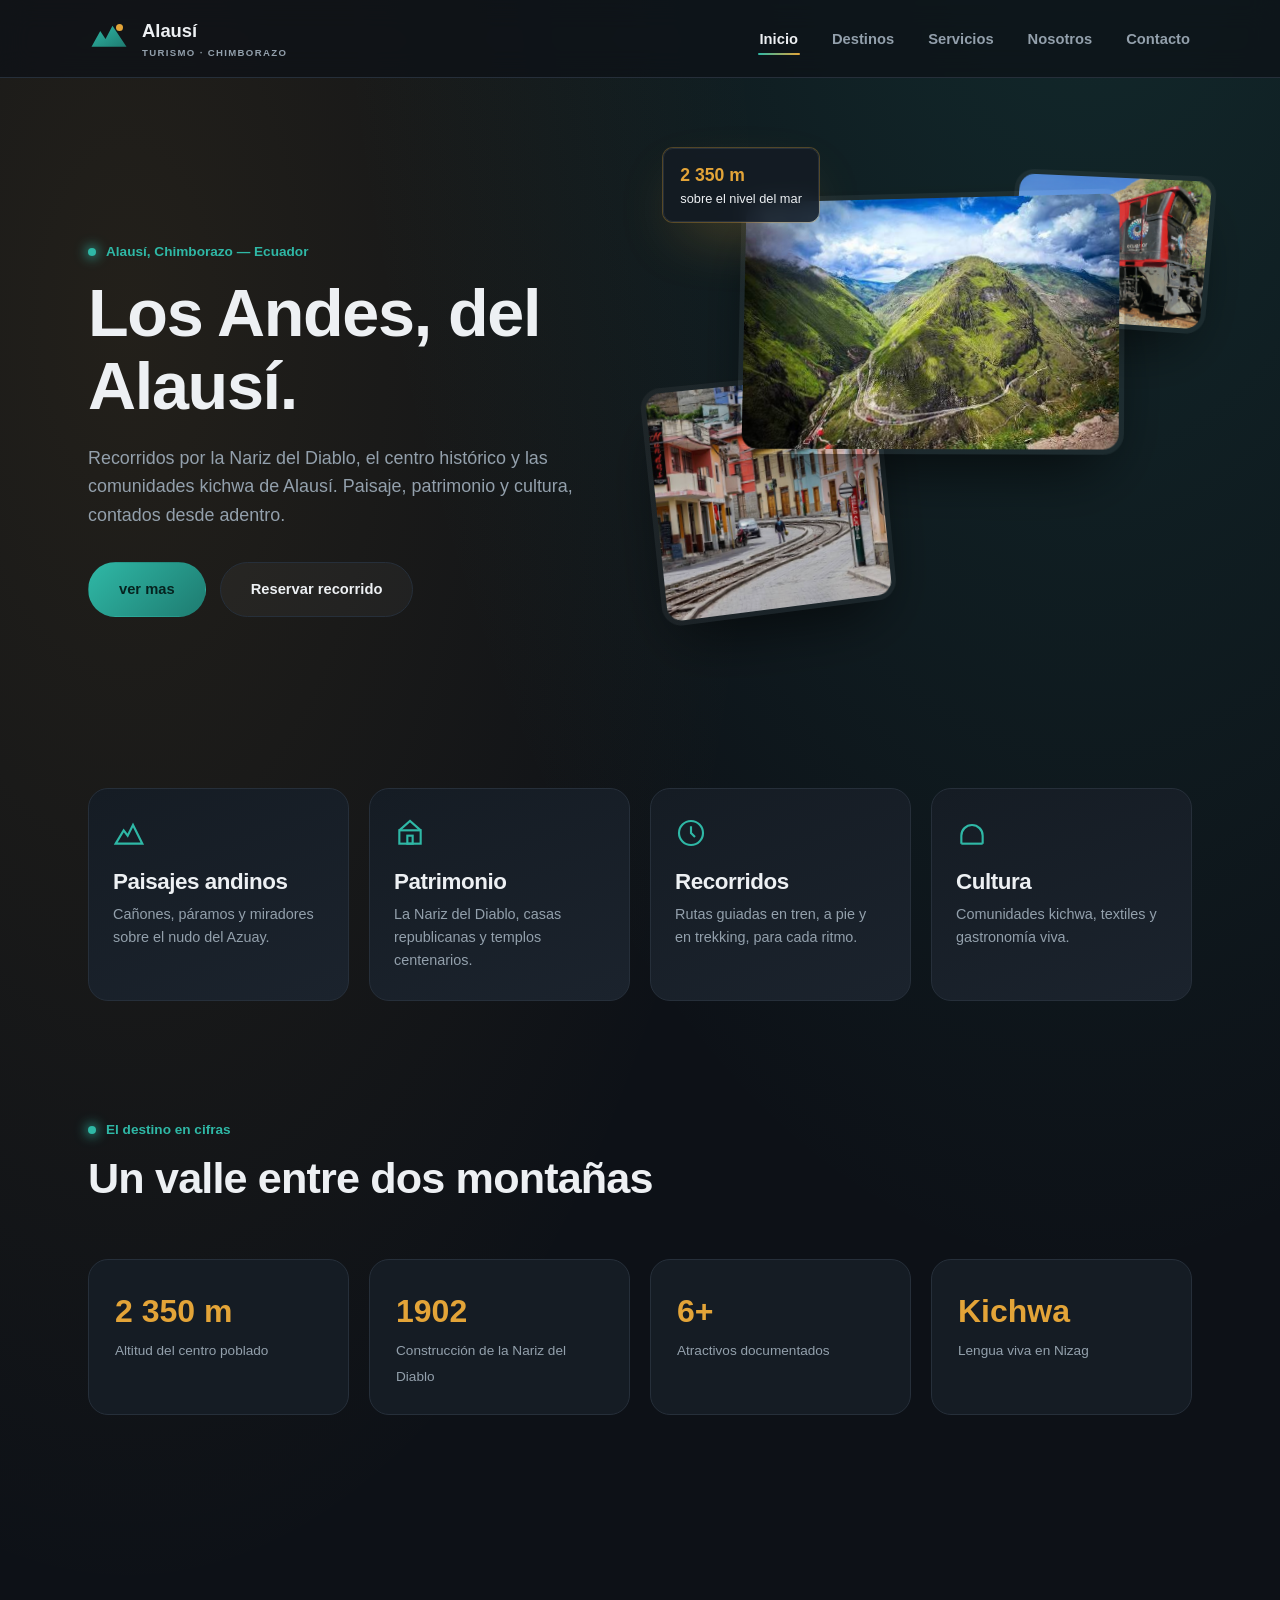
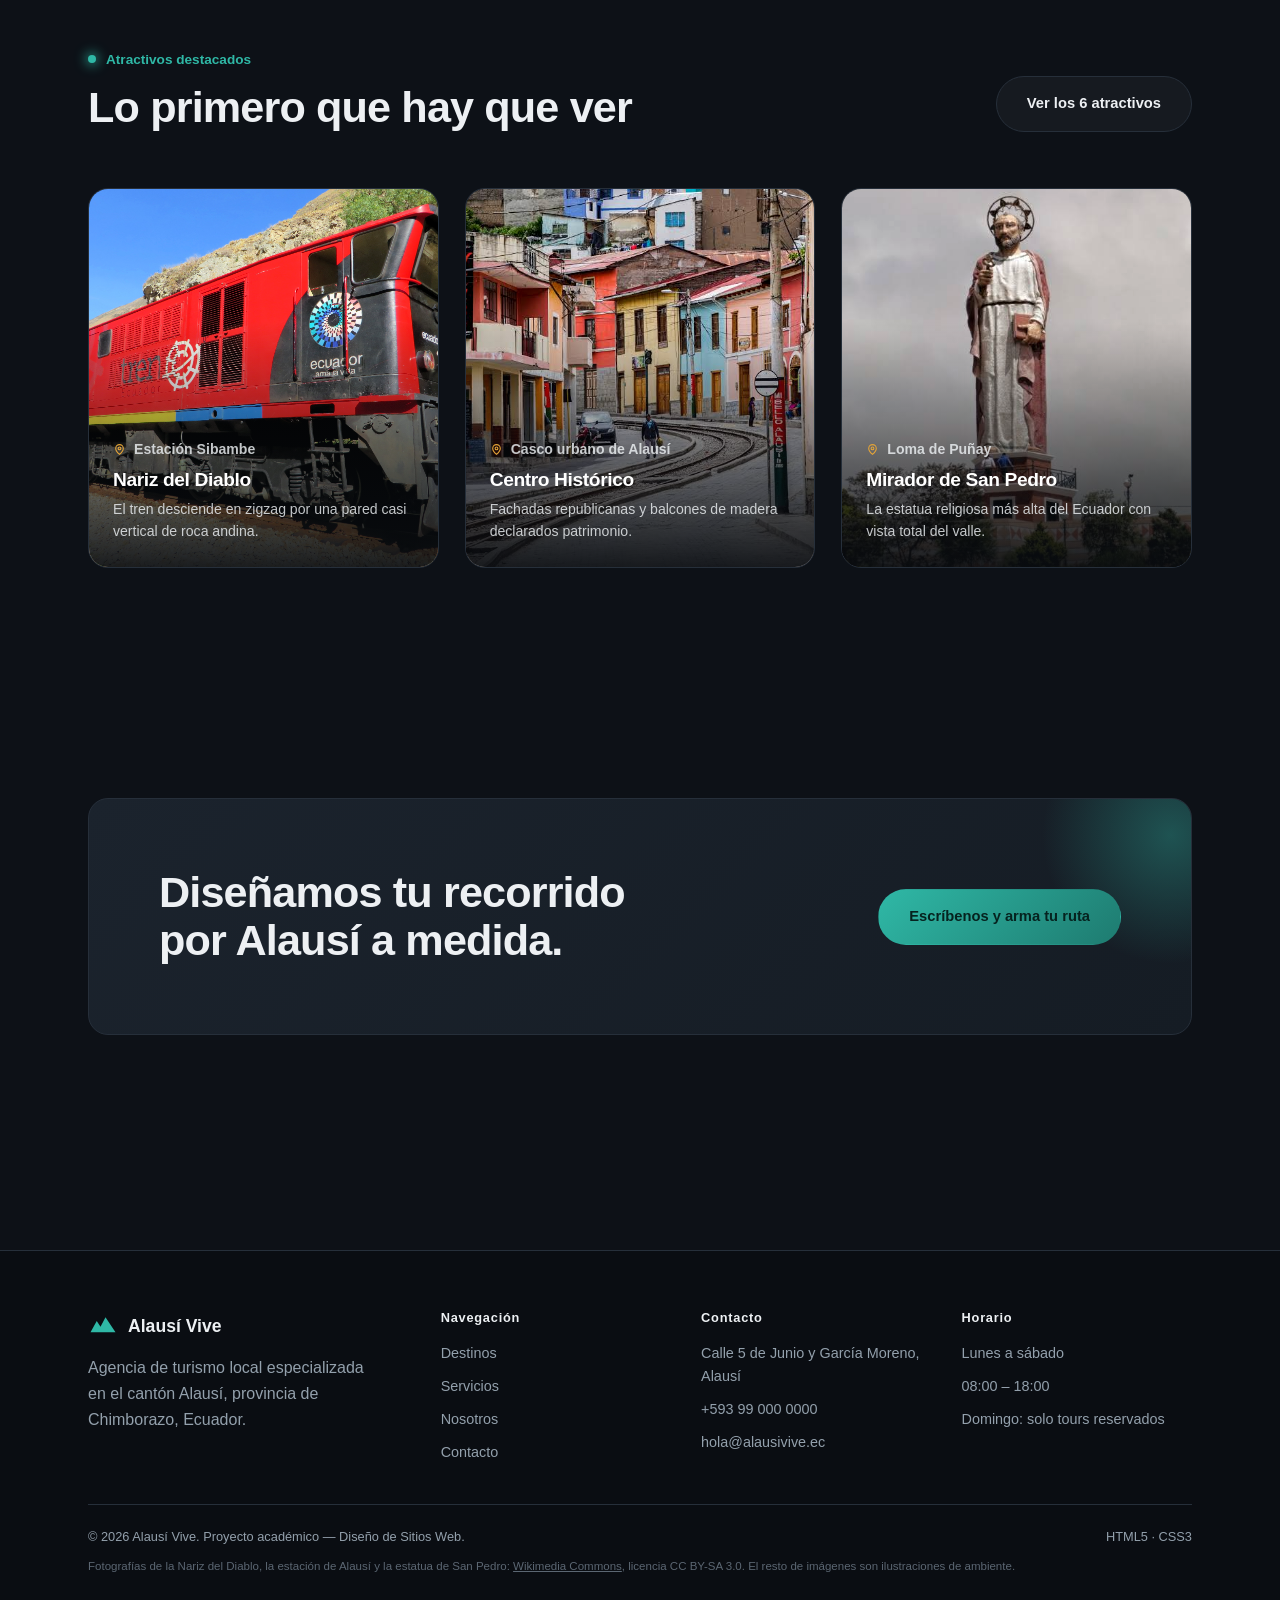
<file: index.html>
<!DOCTYPE html>
<html lang="es">
<head>
<meta charset="UTF-8">
<meta name="viewport" content="width=device-width, initial-scale=1.0">
<title>Alausí  — Turismo andino | Chimborazo, Ecuador</title>
<meta name="description" content="Agencia de turismo especializada en Alausí, Chimborazo: paisajes andinos, patrimonio ferroviario, recorridos y cultura viva.">
<link rel="stylesheet" href="css/styles.css">
</head>
<body>

<header class="site-header">
  <div class="header-row">
    <a class="brand" href="index.html">
      <svg class="logo3d" viewBox="0 0 48 48" xmlns="http://www.w3.org/2000/svg" aria-hidden="true">
        <defs>
          <linearGradient id="g1" x1="0" y1="0" x2="1" y2="1">
            <stop offset="0" stop-color="#2FB8A6"/><stop offset="1" stop-color="#1E7B70"/>
          </linearGradient>
        </defs>
        <path d="M4 34 L14 16 L20 25 L28 10 L44 34 Z" fill="url(#g1)"/>
        <circle cx="36" cy="12" r="4" fill="#E3A438"/>
      </svg>
      <span>Alausí <small>TURISMO · CHIMBORAZO</small></span>
    </a>
    <input type="checkbox" id="nav-toggle" class="nav-toggle">
    <label for="nav-toggle" class="nav-toggle-label" aria-label="Abrir menú"><span></span><span></span><span></span></label>
    <nav class="main-nav" aria-label="Principal">
      <ul>
        <li><a href="index.html" aria-current="page">Inicio</a></li>
        <li><a href="destinos.html">Destinos</a></li>
        <li><a href="servicios.html">Servicios</a></li>
        <li><a href="nosotros.html">Nosotros</a></li>
        <li><a href="contacto.html">Contacto</a></li>
      </ul>
    </nav>
  </div>
</header>

<main>
  <section class="hero">
    <div class="wrap hero-grid">
      <div class="hero-copy">
        <p class="kicker">Alausí, Chimborazo — Ecuador</p>
        <h1>Los Andes, del Alausí.</h1>
        <p class="lede">Recorridos por la Nariz del Diablo, el centro histórico y las comunidades kichwa de Alausí. Paisaje, patrimonio y cultura, contados desde adentro.</p>
        <div class="hero-actions">
          <a class="btn btn-primary" href="destinos.html">ver mas </a>
          <a class="btn btn-ghost" href="contacto.html">Reservar recorrido</a>
        </div>
      </div>

      <div class="hero-stack">
        <div class="hero-badge"><strong>2 350 m</strong>sobre el nivel del mar</div>
        <figure class="stack-photo stack-b">
          <img src="images/tren.jpg" alt="Tren de la Nariz del Diablo en Alausí (foto real)" loading="lazy">
        </figure>
        <figure class="stack-photo stack-a">
          <img src="images/centro historico alausi.jpg" alt="Estación y centro histórico de Alausí (foto real)" loading="lazy">
        </figure>
        <figure class="stack-photo stack-main">
          <img src="images/destino-nariz-del-diablo.jpg" alt="Tren de la Nariz del Diablo en Alausí (foto real)" loading="lazy">
        </figure>
      </div>
    </div>
  </section>

  <section class="pillars">
    <div class="wrap">
      <ul>
        <li class="pillar-card">
          <svg viewBox="0 0 24 24" fill="none" stroke="currentColor" stroke-width="1.6"><path d="M2 20 L8 10 L11 14 L15 6 L22 20 Z"/></svg>
          <h3>Paisajes andinos</h3>
          <p>Cañones, páramos y miradores sobre el nudo del Azuay.</p>
        </li>
        <li class="pillar-card">
          <svg viewBox="0 0 24 24" fill="none" stroke="currentColor" stroke-width="1.6"><rect x="4" y="10" width="16" height="10"/><path d="M4 10 L12 3 L20 10"/><rect x="10" y="14" width="4" height="6"/></svg>
          <h3>Patrimonio</h3>
          <p>La Nariz del Diablo, casas republicanas y templos centenarios.</p>
        </li>
        <li class="pillar-card">
          <svg viewBox="0 0 24 24" fill="none" stroke="currentColor" stroke-width="1.6"><circle cx="12" cy="12" r="9"/><path d="M12 7 v5 l3 3"/></svg>
          <h3>Recorridos</h3>
          <p>Rutas guiadas en tren, a pie y en trekking, para cada ritmo.</p>
        </li>
        <li class="pillar-card">
          <svg viewBox="0 0 24 24" fill="none" stroke="currentColor" stroke-width="1.6"><path d="M4 20 v-6 a8 8 0 0 1 16 0 v6"/><path d="M4 20h16"/></svg>
          <h3>Cultura</h3>
          <p>Comunidades kichwa, textiles y gastronomía viva.</p>
        </li>
      </ul>
    </div>
  </section>

  <section class="section">
    <div class="wrap">
      <div class="section-head">
        <div>
          <p class="kicker">El destino en cifras</p>
          <h2>Un valle entre dos montañas</h2>
        </div>
      </div>
      <div class="stat-grid">
        <div class="stat-card"><strong>2 350 m</strong><span>Altitud del centro poblado</span></div>
        <div class="stat-card"><strong>1902</strong><span>Construcción de la Nariz del Diablo</span></div>
        <div class="stat-card"><strong>6+</strong><span>Atractivos documentados</span></div>
        <div class="stat-card"><strong>Kichwa</strong><span>Lengua viva en Nizag</span></div>
      </div>
    </div>
  </section>

  <section class="section">
    <div class="wrap">
      <div class="section-head">
        <div>
          <p class="kicker">Atractivos destacados</p>
          <h2>Lo primero que hay que ver</h2>
        </div>
        <a class="btn btn-ghost" href="destinos.html">Ver los 6 atractivos</a>
      </div>
      <div class="card-grid">
        <article class="place-card">
          <img src="images/tren.jpg" alt="Tren de la Nariz del Diablo en Alausí (foto real)" loading="lazy">
          <div class="place-body">
            <p class="place-meta"><svg viewBox="0 0 24 24" fill="none" stroke="currentColor" stroke-width="2"><path d="M12 21s-7-6.2-7-11a7 7 0 0 1 14 0c0 4.8-7 11-7 11Z"/><circle cx="12" cy="10" r="2.5"/></svg>Estación Sibambe</p>
            <h3>Nariz del Diablo</h3>
            <p>El tren desciende en zigzag por una pared casi vertical de roca andina.</p>
          </div>
        </article>
        <article class="place-card">
          <img src="images/centro historico alausi.jpg" alt="Centro histórico de Alausí, fachadas y balcones (foto real)" loading="lazy">
          <div class="place-body">
            <p class="place-meta"><svg viewBox="0 0 24 24" fill="none" stroke="currentColor" stroke-width="2"><path d="M12 21s-7-6.2-7-11a7 7 0 0 1 14 0c0 4.8-7 11-7 11Z"/><circle cx="12" cy="10" r="2.5"/></svg>Casco urbano de Alausí</p>
            <h3>Centro Histórico</h3>
            <p>Fachadas republicanas y balcones de madera declarados patrimonio.</p>
          </div>
        </article>
        <article class="place-card">
          <img src="images/mirador de sanpedro.jpg" alt="Mirador y estatua de San Pedro en Alausí (foto real)" loading="lazy">
          <div class="place-body">
            <p class="place-meta"><svg viewBox="0 0 24 24" fill="none" stroke="currentColor" stroke-width="2"><path d="M12 21s-7-6.2-7-11a7 7 0 0 1 14 0c0 4.8-7 11-7 11Z"/><circle cx="12" cy="10" r="2.5"/></svg>Loma de Puñay</p>
            <h3>Mirador de San Pedro</h3>
            <p>La estatua religiosa más alta del Ecuador con vista total del valle.</p>
          </div>
        </article>
      </div>
    </div>
  </section>

  <section class="section">
    <div class="wrap">
      <div class="cta-band">
        <h2>Diseñamos tu recorrido por Alausí a medida.</h2>
        <a class="btn btn-primary" href="contacto.html">Escríbenos y arma tu ruta</a>
      </div>
    </div>
  </section>
</main>

<footer class="site-footer">
  <div class="wrap">
    <div class="footer-grid">
      <div>
        <div class="footer-brand">
          <svg viewBox="0 0 48 48" fill="none" xmlns="http://www.w3.org/2000/svg" aria-hidden="true"><path d="M4 34 L14 16 L20 25 L28 10 L44 34 Z" fill="#2FB8A6"/></svg>
          Alausí Vive
        </div>
        <p style="max-width:32ch;">Agencia de turismo local especializada en el cantón Alausí, provincia de Chimborazo, Ecuador.</p>
      </div>
      <div>
        <h4>Navegación</h4>
        <ul>
          <li><a href="destinos.html">Destinos</a></li>
          <li><a href="servicios.html">Servicios</a></li>
          <li><a href="nosotros.html">Nosotros</a></li>
          <li><a href="contacto.html">Contacto</a></li>
        </ul>
      </div>
      <div>
        <h4>Contacto</h4>
        <ul>
          <li>Calle 5 de Junio y García Moreno, Alausí</li>
          <li>+593 99 000 0000</li>
          <li>hola@alausivive.ec</li>
        </ul>
      </div>
      <div>
        <h4>Horario</h4>
        <ul>
          <li>Lunes a sábado</li>
          <li>08:00 – 18:00</li>
          <li>Domingo: solo tours reservados</li>
        </ul>
      </div>
    </div>
    <div class="footer-bottom">
      <span>© 2026 Alausí Vive. Proyecto académico — Diseño de Sitios Web.</span>
      <span>HTML5 · CSS3</span>
    </div>
    <p style="font-size:.72rem;color:#5B6672;margin-top:10px;max-width:none;">Fotografías de la Nariz del Diablo, la estación de Alausí y la estatua de San Pedro: <a href="https://commons.wikimedia.org/wiki/Special:FilePath/Alaus%C3%AD%20-%20Tren%20Nariz%20del%20Diablo.jpg" style="color:#5B6672;text-decoration:underline;">Wikimedia Commons</a>, licencia CC BY-SA 3.0. El resto de imágenes son ilustraciones de ambiente.</p>
  </div>
</footer>

<!-- Animación de entrada implementada en carpeta entrada -->
<div class="entrada-overlay" id="entradaOverlay">
  <div class="entrada-bg"></div>
  <div class="niebla-warm"></div>
  <div class="contenido-revelado">
    <h1 class="reveal-h1">Alausí Explore </h1>
    <p class="reveal-par">Turismo andino | Chimborazo, Ecuador</p>
  </div>
</div>

<script>
  // Ocultar animación después de 1.5 segundos
  setTimeout(() => {
    document.getElementById('entradaOverlay').style.display = 'none';
  }, 1500);
</script>

<!-- Animation styles -->
<style>
  .entrada-overlay {
    position: fixed;
    top: 0;
    left: 0;
    width: 100%;
    height: 100%;
    background: var(--bg);
    display: flex;
    flex-direction: column;
    align-items: center;
    justify-content: center;
    z-index: 9999;
    transition: opacity .5s ease;
  }
  .entrada-overlay.hidden {
    opacity: 0;
    pointer-events: none;
  }
  .entrada-content {
    text-align: center;
    color: var(--text);
    transform: scale(0.8);
    transition: transform .5s ease;
  }
  .entrada-overlay.hidden .entrada-content {
    transform: scale(1);
  }
  .reveal-h1 {
    font-size: clamp(2.6rem, 5.2vw, 4.8rem);
    font-weight: 800;
    background: linear-gradient(var(--teal), var(--gold));
    -webkit-background-clip: text;
    -webkit-text-fill-color: transparent;
    background-clip: text;
    margin-bottom: 1.5rem;
  }
  .reveal-par {
    color: var(--text-dim);
    font-size: 1.1rem;
    margin-bottom: 0;
  }
  /* Monte de fondo */
  .entrada-bg {
    position: absolute;
    top: 0;
    left: 0;
    width: 100%;
    height: 400px;
    background-image: url('images/alausi _ chimborazo.jpg');
    background-size: cover;
    background-position: center;
    background-repeat: no-repeat;
    border-radius: 20px 20px 0 0;
    opacity: 0;
    animation: montañaEntrada 1.5s ease-out forwards;
  }
  @keyframes montañaEntrada {
    from { opacity: 0; transform: scale(1.1) translateY(50px); }
    to { opacity: 1; transform: scale(1) translateY(0); }
  }
  /* Niebla cálida */
  .niebla-warm {
    position: absolute;
    top: 0;
    left: 0;
    width: 100%;
    height: 100%;
    background: 
      radial-gradient(ellipse at 30% 20%, rgba(227,164,56,.15) 0%, transparent 50%),
      radial-gradient(ellipse at 70% 80%, rgba(47,184,166,.12) 0%, transparent 50%);
    pointer-events: none;
    animation: nieblaFlotante 20s ease-in-out infinite;
  }
  @keyframes nieblaFlotante {
    0%, 100% { transform: translateY(0) translateX(0); }
    50% { transform: translateY(-20px) translateX(20px); }
  }
</style>
</file>
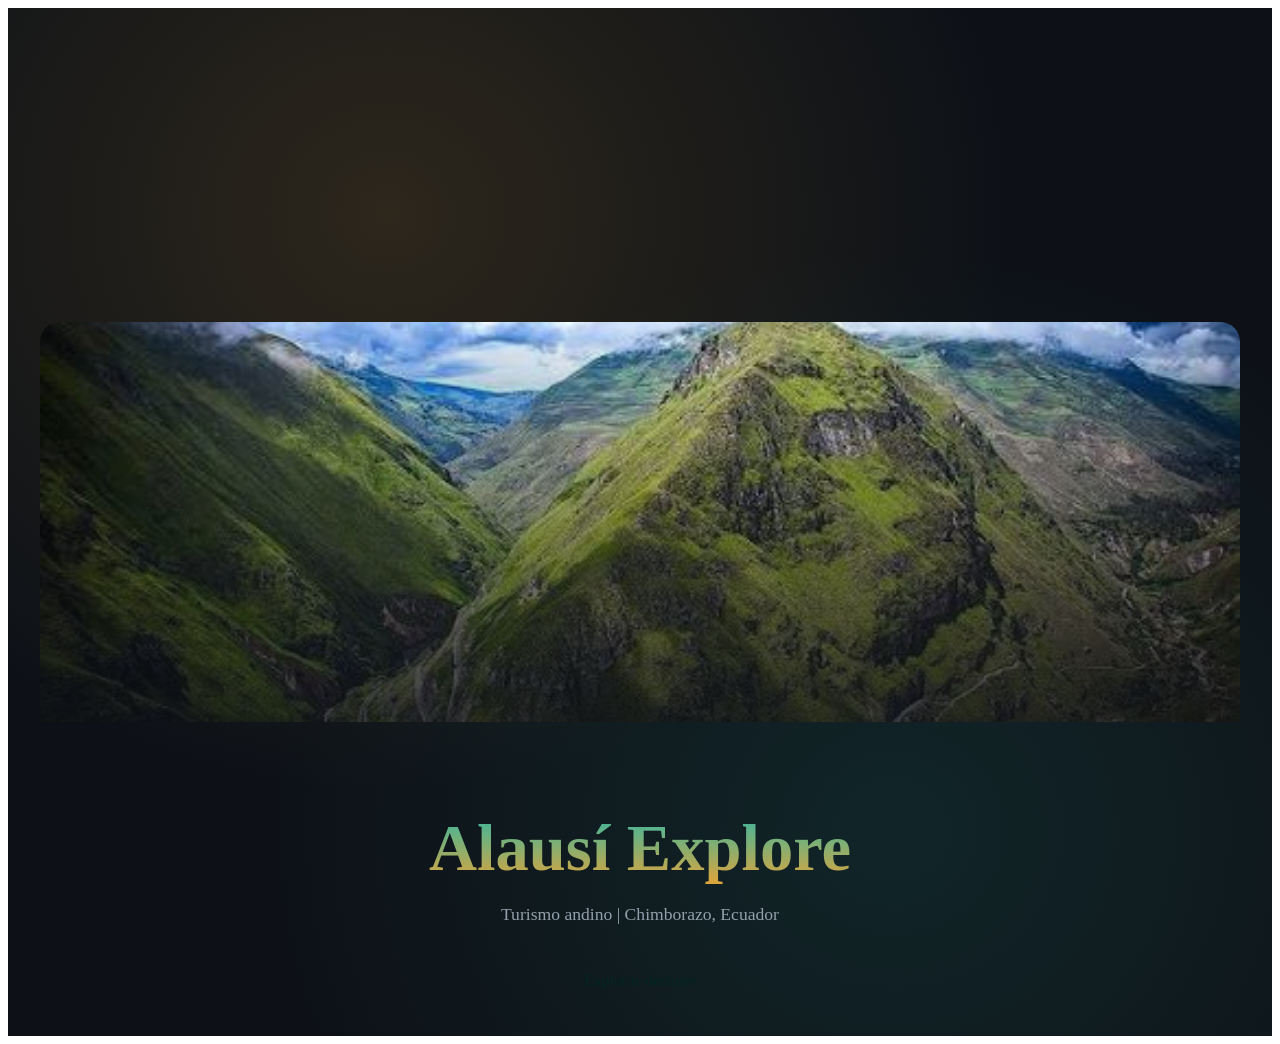
<file: entrada/index.html>
<!DOCTYPE html>
<html lang="es">
<head>
    <meta charset="UTF-8">
    <meta name="viewport" content="width=device-width, initial-scale=1.0">
    <title>Alausí Vive </title>
    <link rel="stylesheet" href="styles.css">
</head>
<body>
    <div class="entrada-container">
        <!-- Capa de niebla cálida -->
        <div class="niebla-warm"></div>
        
        
        <div class="montaña-fondo" style="background-image: url('../images/destino-nariz-del-diablo.jpg');"></div>
        
        <!-- Contenido que se revela por partes -->
        <div class="contenido-revelado">
            <h1 class="reveal-h1">Alausí Explore </h1>
            <p class="reveal-par">Turismo andino  | Chimborazo, Ecuador</p>
            <a class="reveal-btn" href="index.html">Explorar destinos</a>
        </div>
    </div>
</body>
</html>
</file>
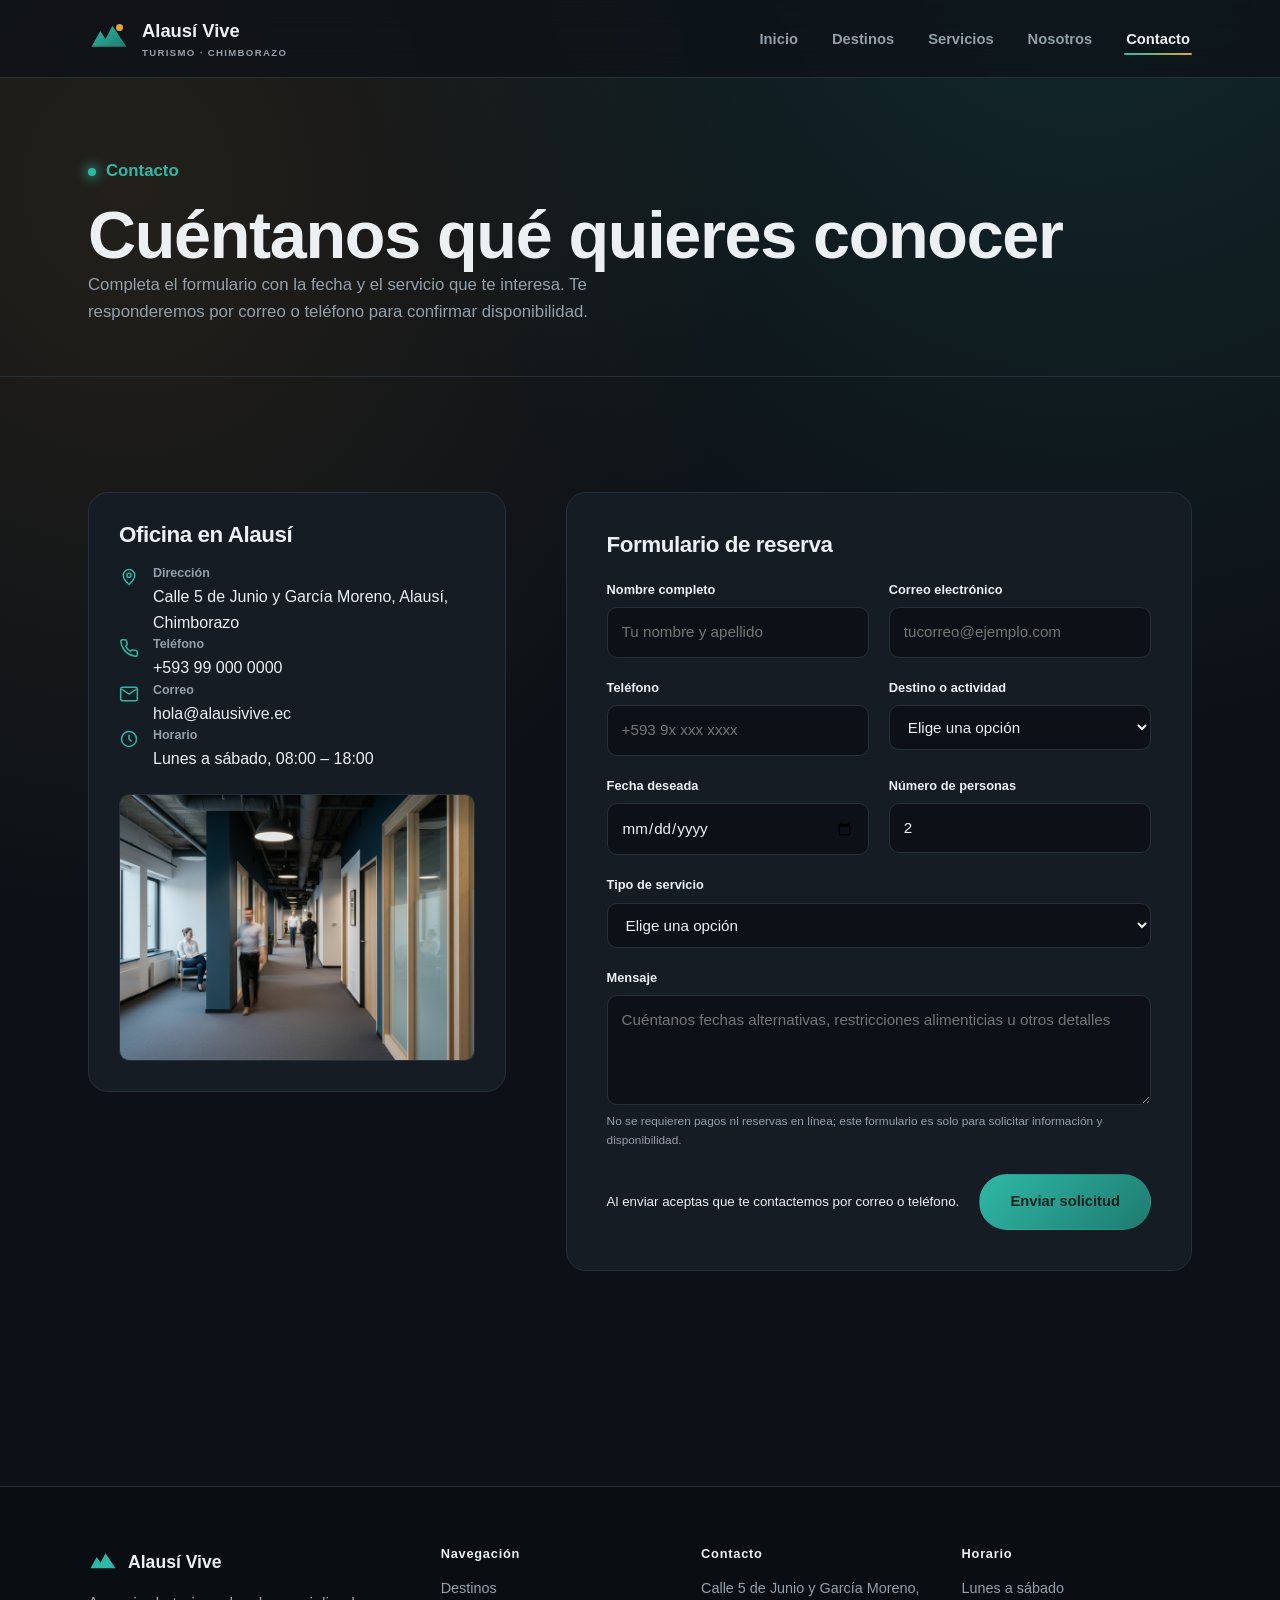
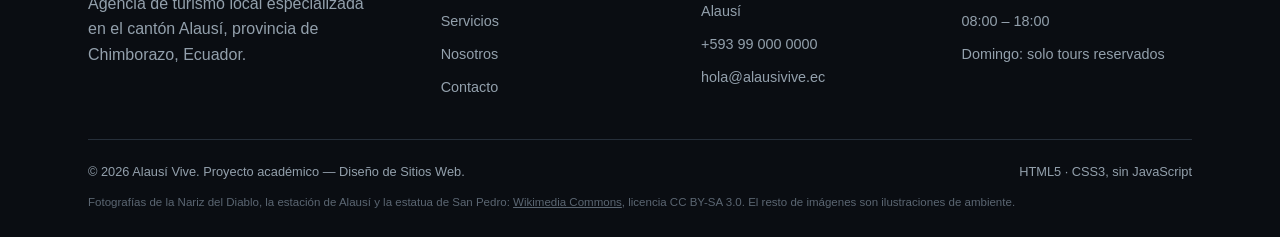
<file: contacto.html>
<!DOCTYPE html>
<html lang="es">
<head>
<meta charset="UTF-8">
<meta name="viewport" content="width=device-width, initial-scale=1.0">
<title>Contacto y reservas — Alausí Vive</title>
<meta name="description" content="Contáctanos o reserva tu recorrido por Alausí, Chimborazo. Formulario de reserva con fecha, número de personas y tipo de servicio.">
<link rel="stylesheet" href="css/styles.css">
</head>
<body>

<header class="site-header">
  <div class="header-row">
    <a class="brand" href="index.html">
      <svg class="logo3d" viewBox="0 0 48 48" xmlns="http://www.w3.org/2000/svg" aria-hidden="true">
        <defs><linearGradient id="g1" x1="0" y1="0" x2="1" y2="1"><stop offset="0" stop-color="#2FB8A6"/><stop offset="1" stop-color="#1E7B70"/></linearGradient></defs>
        <path d="M4 34 L14 16 L20 25 L28 10 L44 34 Z" fill="url(#g1)"/><circle cx="36" cy="12" r="4" fill="#E3A438"/>
      </svg>
      <span>Alausí Vive<small>TURISMO · CHIMBORAZO</small></span>
    </a>
    <input type="checkbox" id="nav-toggle" class="nav-toggle">
    <label for="nav-toggle" class="nav-toggle-label" aria-label="Abrir menú"><span></span><span></span><span></span></label>
    <nav class="main-nav" aria-label="Principal">
      <ul>
        <li><a href="index.html">Inicio</a></li>
        <li><a href="destinos.html">Destinos</a></li>
        <li><a href="servicios.html">Servicios</a></li>
        <li><a href="nosotros.html">Nosotros</a></li>
        <li><a href="contacto.html" aria-current="page">Contacto</a></li>
      </ul>
    </nav>
  </div>
</header>

<main>
  <section class="page-hero">
    <div class="wrap">
      <p class="kicker">Contacto</p>
      <h1>Cuéntanos qué quieres conocer</h1>
      <p>Completa el formulario con la fecha y el servicio que te interesa. Te responderemos por correo o teléfono para confirmar disponibilidad.</p>
    </div>
  </section>

  <section class="section">
    <div class="wrap contact-grid">

      <div class="info-card">
        <div>
          <h3>Oficina en Alausí</h3>
          <div class="info-line" style="margin-top:16px;">
            <svg viewBox="0 0 24 24" fill="none" stroke="currentColor" stroke-width="1.8"><path d="M12 21s-7-6.2-7-11a7 7 0 0 1 14 0c0 4.8-7 11-7 11Z"/><circle cx="12" cy="10" r="2.5"/></svg>
            <div><strong>Dirección</strong>Calle 5 de Junio y García Moreno, Alausí, Chimborazo</div>
          </div>
          <div class="info-line">
            <svg viewBox="0 0 24 24" fill="none" stroke="currentColor" stroke-width="1.8"><path d="M22 16.9v3a2 2 0 0 1-2.2 2 19.8 19.8 0 0 1-8.6-3 19.5 19.5 0 0 1-6-6 19.8 19.8 0 0 1-3-8.7A2 2 0 0 1 4.1 2h3a2 2 0 0 1 2 1.7c.1 1 .3 2 .7 3a2 2 0 0 1-.5 2.1L8 10a16 16 0 0 0 6 6l1.2-1.3a2 2 0 0 1 2.1-.5c1 .4 2 .6 3 .7a2 2 0 0 1 1.7 2Z"/></svg>
            <div><strong>Teléfono</strong>+593 99 000 0000</div>
          </div>
          <div class="info-line">
            <svg viewBox="0 0 24 24" fill="none" stroke="currentColor" stroke-width="1.8"><rect x="2" y="4" width="20" height="16" rx="2"/><path d="m3 6 9 6 9-6"/></svg>
            <div><strong>Correo</strong>hola@alausivive.ec</div>
          </div>
          <div class="info-line">
            <svg viewBox="0 0 24 24" fill="none" stroke="currentColor" stroke-width="1.8"><circle cx="12" cy="12" r="9"/><path d="M12 7v5l3 3"/></svg>
            <div><strong>Horario</strong>Lunes a sábado, 08:00 – 18:00</div>
          </div>
        </div>
        <div class="map-art">
          <img src="images/contacto-oficina.jpg" alt="Oficina de Alausí Vive" loading="lazy">
        </div>
      </div>

      <form class="reserva" action="#" method="post">
        <h3 style="margin-bottom:22px;">Formulario de reserva</h3>
        <div class="form-grid">
          <div class="field">
            <label for="nombre">Nombre completo</label>
            <input type="text" id="nombre" name="nombre" placeholder="Tu nombre y apellido" required minlength="3">
          </div>
          <div class="field">
            <label for="correo">Correo electrónico</label>
            <input type="email" id="correo" name="correo" placeholder="tucorreo@ejemplo.com" required>
          </div>
          <div class="field">
            <label for="telefono">Teléfono</label>
            <input type="tel" id="telefono" name="telefono" placeholder="+593 9x xxx xxxx" pattern="[0-9+ ]{7,15}" required>
          </div>
          <div class="field">
            <label for="destino">Destino o actividad</label>
            <select id="destino" name="destino" required>
              <option value="" disabled selected>Elige una opción</option>
              <option value="nariz-del-diablo">Nariz del Diablo</option>
              <option value="centro-historico">Centro Histórico</option>
              <option value="nizag">Comunidad de Nizag</option>
              <option value="puñay">Cerro Puñay</option>
              <option value="mirador">Mirador de San Pedro</option>
              <option value="otro">Otro / no estoy seguro</option>
            </select>
          </div>
          <div class="field">
            <label for="fecha">Fecha deseada</label>
            <input type="date" id="fecha" name="fecha" required>
          </div>
          <div class="field">
            <label for="personas">Número de personas</label>
            <input type="number" id="personas" name="personas" min="1" max="30" value="2" required>
          </div>
          <div class="field full">
            <label for="tipo-servicio">Tipo de servicio</label>
            <select id="tipo-servicio" name="tipo-servicio" required>
              <option value="" disabled selected>Elige una opción</option>
              <option value="tour-nariz">Tour Nariz del Diablo</option>
              <option value="recorrido-patrimonial">Recorrido Patrimonial del Centro</option>
              <option value="vivencia-nizag">Vivencia Cultural en Nizag</option>
              <option value="trekking-puñay">Trekking Cerro Puñay</option>
              <option value="paquete-finde">Paquete Fin de Semana</option>
              <option value="excursion-dia">Excursión de un Día Multidestino</option>
            </select>
          </div>
          <div class="field full">
            <label for="mensaje">Mensaje</label>
            <textarea id="mensaje" name="mensaje" placeholder="Cuéntanos fechas alternativas, restricciones alimenticias u otros detalles"></textarea>
            <small>No se requieren pagos ni reservas en línea; este formulario es solo para solicitar información y disponibilidad.</small>
          </div>
        </div>
        <div class="form-footer">
          <small>Al enviar aceptas que te contactemos por correo o teléfono.</small>
          <button type="submit" class="btn btn-primary">Enviar solicitud</button>
        </div>
      </form>

    </div>
  </section>
</main>

<footer class="site-footer">
  <div class="wrap">
    <div class="footer-grid">
      <div>
        <div class="footer-brand"><svg viewBox="0 0 48 48" fill="none" xmlns="http://www.w3.org/2000/svg" aria-hidden="true"><path d="M4 34 L14 16 L20 25 L28 10 L44 34 Z" fill="#2FB8A6"/></svg>Alausí Vive</div>
        <p style="max-width:32ch;">Agencia de turismo local especializada en el cantón Alausí, provincia de Chimborazo, Ecuador.</p>
      </div>
      <div><h4>Navegación</h4><ul><li><a href="destinos.html">Destinos</a></li><li><a href="servicios.html">Servicios</a></li><li><a href="nosotros.html">Nosotros</a></li><li><a href="contacto.html">Contacto</a></li></ul></div>
      <div><h4>Contacto</h4><ul><li>Calle 5 de Junio y García Moreno, Alausí</li><li>+593 99 000 0000</li><li>hola@alausivive.ec</li></ul></div>
      <div><h4>Horario</h4><ul><li>Lunes a sábado</li><li>08:00 – 18:00</li><li>Domingo: solo tours reservados</li></ul></div>
    </div>
    <div class="footer-bottom"><span>© 2026 Alausí Vive. Proyecto académico — Diseño de Sitios Web.</span><span>HTML5 · CSS3, sin JavaScript</span></div>
    <p style="font-size:.72rem;color:#5B6672;margin-top:10px;max-width:none;">Fotografías de la Nariz del Diablo, la estación de Alausí y la estatua de San Pedro: <a href="https://commons.wikimedia.org/wiki/Special:FilePath/Alaus%C3%AD%20-%20Tren%20Nariz%20del%20Diablo.jpg" style="color:#5B6672;text-decoration:underline;">Wikimedia Commons</a>, licencia CC BY-SA 3.0. El resto de imágenes son ilustraciones de ambiente.</p>
  </div>
</footer>

</body>
</html>
</file>
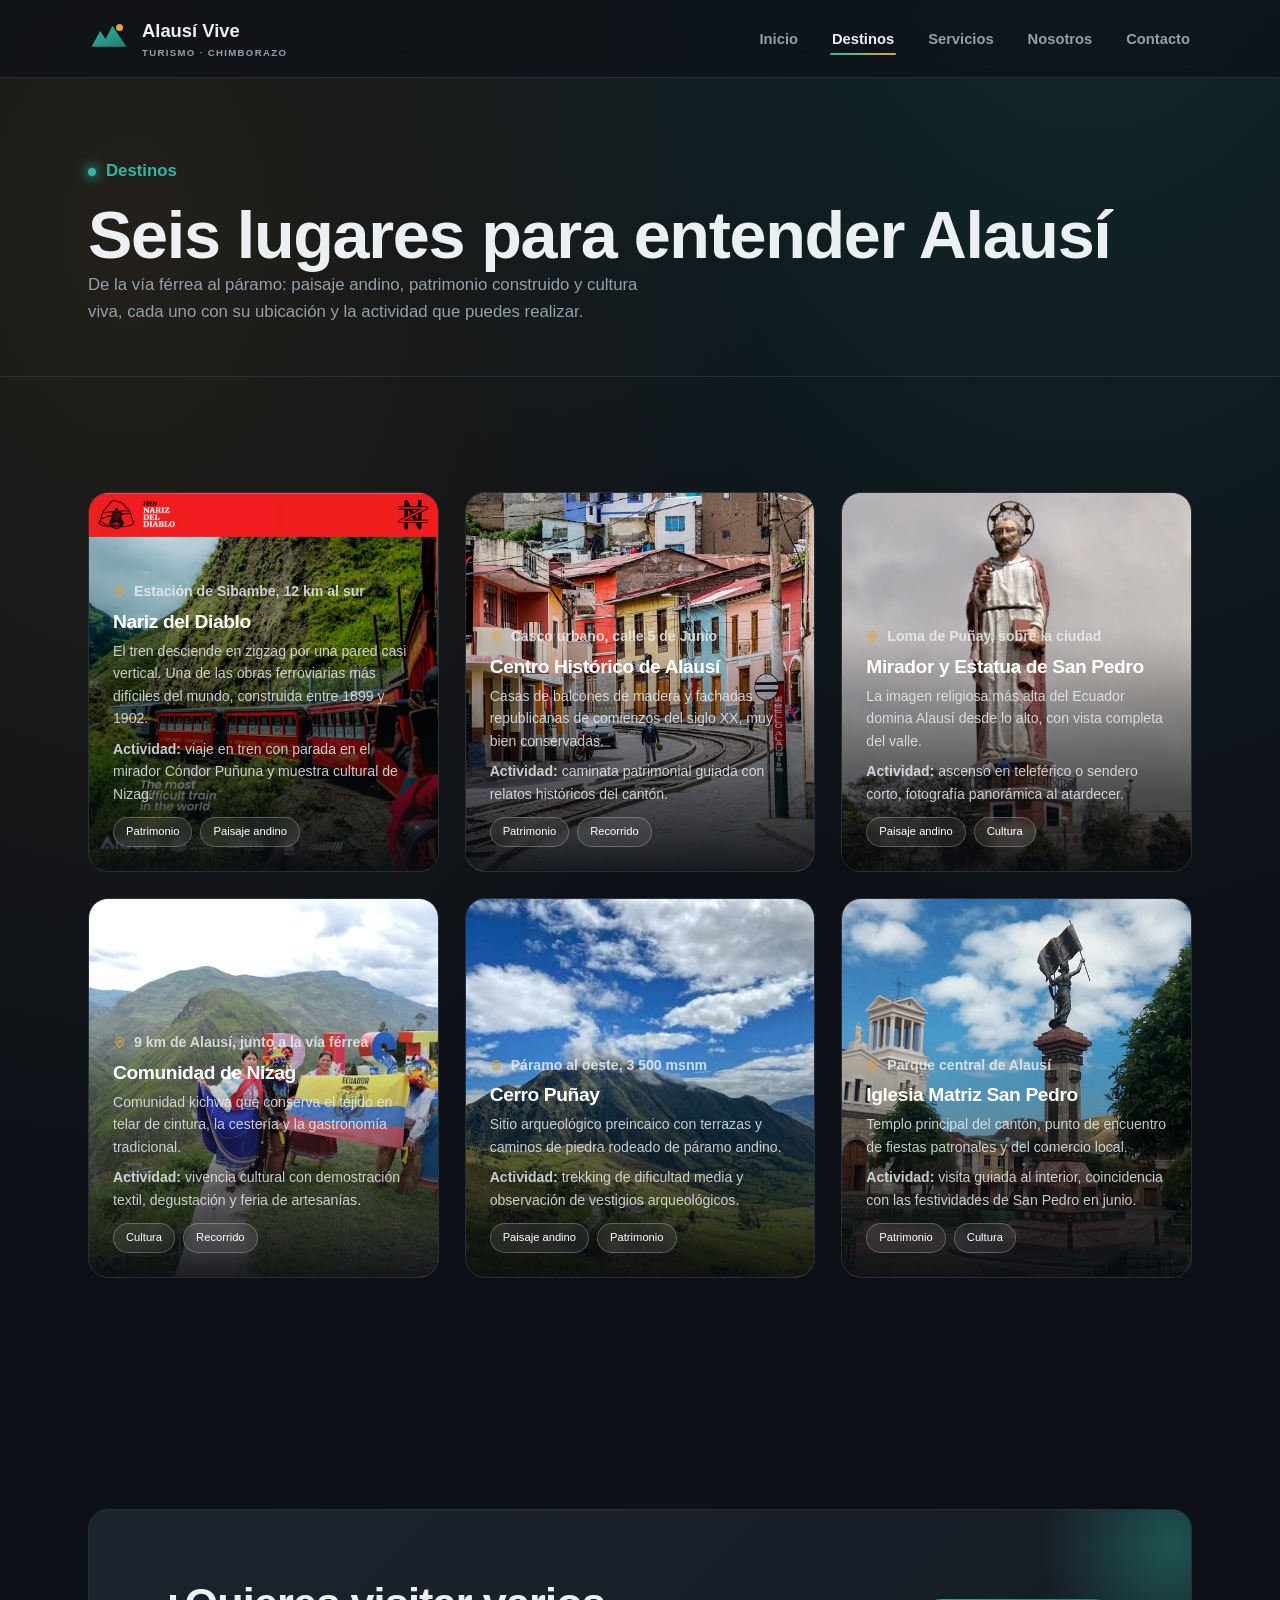
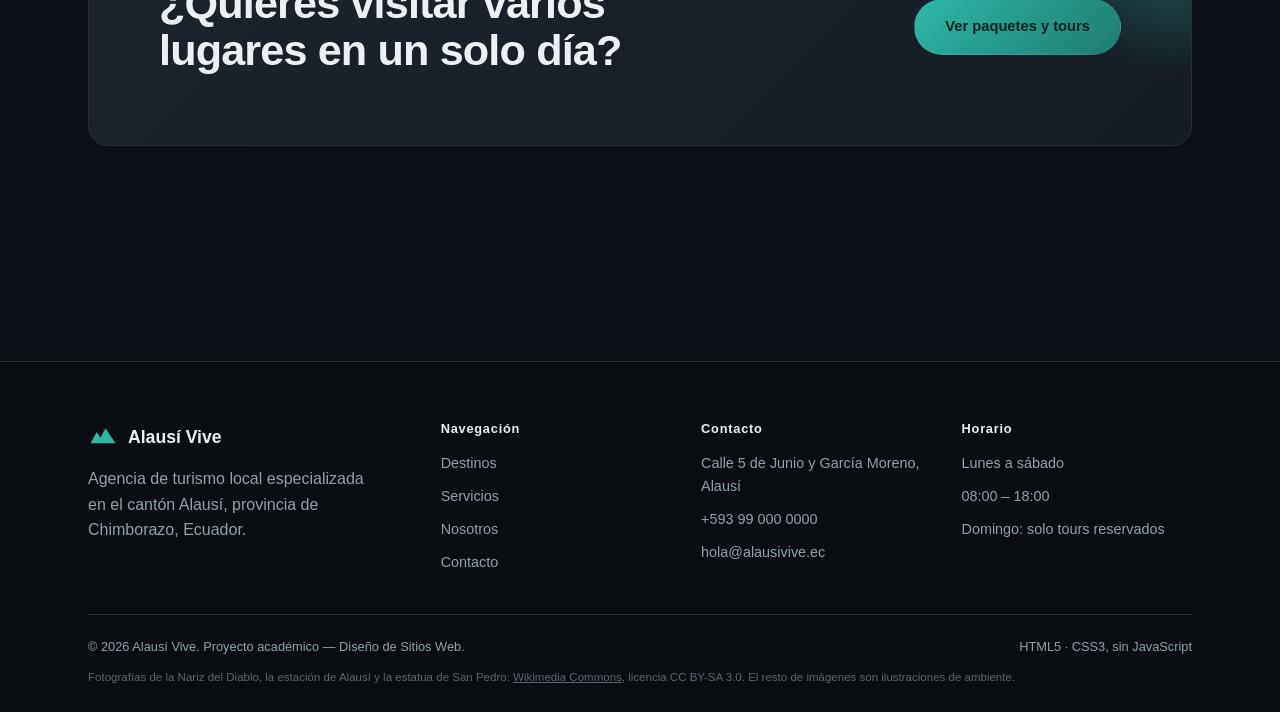
<file: destinos.html>
<!DOCTYPE html>
<html lang="es">
<head>
<meta charset="UTF-8">
<meta name="viewport" content="width=device-width, initial-scale=1.0">
<title>Destinos y atractivos — Alausí Vive</title>
<meta name="description" content="Seis atractivos imprescindibles de Alausí, Chimborazo: Nariz del Diablo, centro histórico, comunidad de Nizag, Cerro Puñay y más.">
<link rel="stylesheet" href="css/styles.css">
</head>
<body>

<header class="site-header">
  <div class="header-row">
    <a class="brand" href="index.html">
      <svg class="logo3d" viewBox="0 0 48 48" xmlns="http://www.w3.org/2000/svg" aria-hidden="true">
        <defs><linearGradient id="g1" x1="0" y1="0" x2="1" y2="1"><stop offset="0" stop-color="#2FB8A6"/><stop offset="1" stop-color="#1E7B70"/></linearGradient></defs>
        <path d="M4 34 L14 16 L20 25 L28 10 L44 34 Z" fill="url(#g1)"/><circle cx="36" cy="12" r="4" fill="#E3A438"/>
      </svg>
      <span>Alausí Vive<small>TURISMO · CHIMBORAZO</small></span>
    </a>
    <input type="checkbox" id="nav-toggle" class="nav-toggle">
    <label for="nav-toggle" class="nav-toggle-label" aria-label="Abrir menú"><span></span><span></span><span></span></label>
    <nav class="main-nav" aria-label="Principal">
      <ul>
        <li><a href="index.html">Inicio</a></li>
        <li><a href="destinos.html" aria-current="page">Destinos</a></li>
        <li><a href="servicios.html">Servicios</a></li>
        <li><a href="nosotros.html">Nosotros</a></li>
        <li><a href="contacto.html">Contacto</a></li>
      </ul>
    </nav>
  </div>
</header>

<main>
  <section class="page-hero">
    <div class="wrap">
      <p class="kicker">Destinos</p>
      <h1>Seis lugares para entender Alausí</h1>
      <p>De la vía férrea al páramo: paisaje andino, patrimonio construido y cultura viva, cada uno con su ubicación y la actividad que puedes realizar.</p>
    </div>
  </section>

  <section class="section">
    <div class="wrap card-grid">

      <article class="place-card">
        <img src="images/hero-nariz-del-diablo.jpg" alt="Alausí train descending a steep zigzag railway along a cliff, with Andean mountains and a deep valley below. The scene feels dramatic, historic, and impressive, with no readable text." loading="lazy">
        <div class="place-body">
          <p class="place-meta"><svg viewBox="0 0 24 24" fill="none" stroke="currentColor" stroke-width="2"><path d="M12 21s-7-6.2-7-11a7 7 0 0 1 14 0c0 4.8-7 11-7 11Z"/><circle cx="12" cy="10" r="2.5"/></svg>Estación de Sibambe, 12 km al sur</p>
          <h3>Nariz del Diablo</h3>
          <p>El tren desciende en zigzag por una pared casi vertical. Una de las obras ferroviarias más difíciles del mundo, construida entre 1899 y 1902.</p>
          <p><strong>Actividad:</strong> viaje en tren con parada en el mirador Cóndor Puñuna y muestra cultural de Nizag.</p>
          <div class="tag-row"><span class="tag">Patrimonio</span><span class="tag">Paisaje andino</span></div>
        </div>
      </article>

      <article class="place-card">
        <img src="images/centro historico alausi.jpg" alt="Historic center of Alausí with wooden balconies, republican facades, and a narrow street. The town feels traditional and lively, surrounded by Andean buildings and a bright mountain sky, with no readable text." loading="lazy">
        <div class="place-body">
          <p class="place-meta"><svg viewBox="0 0 24 24" fill="none" stroke="currentColor" stroke-width="2"><path d="M12 21s-7-6.2-7-11a7 7 0 0 1 14 0c0 4.8-7 11-7 11Z"/><circle cx="12" cy="10" r="2.5"/></svg>Casco urbano, calle 5 de Junio</p>
          <h3>Centro Histórico de Alausí</h3>
          <p>Casas de balcones de madera y fachadas republicanas de comienzos del siglo XX, muy bien conservadas.</p>
          <p><strong>Actividad:</strong> caminata patrimonial guiada con relatos históricos del cantón.</p>
          <div class="tag-row"><span class="tag">Patrimonio</span><span class="tag">Recorrido</span></div>
        </div>
      </article>

      <article class="place-card">
        <img src="images/mirador de sanpedro.jpg " alt="Large statue of San Pedro on a hill above Alausí, overlooking the valley and the town below. The viewpoint is elevated and panoramic, with a calm and reverent atmosphere, and no readable text." loading="lazy">
        <div class="place-body">
          <p class="place-meta"><svg viewBox="0 0 24 24" fill="none" stroke="currentColor" stroke-width="2"><path d="M12 21s-7-6.2-7-11a7 7 0 0 1 14 0c0 4.8-7 11-7 11Z"/><circle cx="12" cy="10" r="2.5"/></svg>Loma de Puñay, sobre la ciudad</p>
          <h3>Mirador y Estatua de San Pedro</h3>
          <p>La imagen religiosa más alta del Ecuador domina Alausí desde lo alto, con vista completa del valle.</p>
          <p><strong>Actividad:</strong> ascenso en teleférico o sendero corto, fotografía panorámica al atardecer.</p>
          <div class="tag-row"><span class="tag">Paisaje andino</span><span class="tag">Cultura</span></div>
        </div>
      </article>

      <article class="place-card">
        <img src="images/destino-nizag.jpg" alt="Kichwa community of Nizag with a person weaving on a backstrap loom, surrounded by rural Andean homes and mountain scenery. The mood is warm, cultural, and active, with no readable text." loading="lazy">
        <div class="place-body">
          <p class="place-meta"><svg viewBox="0 0 24 24" fill="none" stroke="currentColor" stroke-width="2"><path d="M12 21s-7-6.2-7-11a7 7 0 0 1 14 0c0 4.8-7 11-7 11Z"/><circle cx="12" cy="10" r="2.5"/></svg>9 km de Alausí, junto a la vía férrea</p>
          <h3>Comunidad de Nizag</h3>
          <p>Comunidad kichwa que conserva el tejido en telar de cintura, la cestería y la gastronomía tradicional.</p>
          <p><strong>Actividad:</strong> vivencia cultural con demostración textil, degustación y feria de artesanías.</p>
          <div class="tag-row"><span class="tag">Cultura</span><span class="tag">Recorrido</span></div>
        </div>
      </article>

      <article class="place-card">
        <img src="images/destino-cerro-punay.jpg" alt="Cerro Puñay archaeological terraces and stone pathways on a high Andean slope, with open páramo grassland and distant mountains. The setting feels remote, ancient, and windswept, with no readable text." loading="lazy">
        <div class="place-body">
          <p class="place-meta"><svg viewBox="0 0 24 24" fill="none" stroke="currentColor" stroke-width="2"><path d="M12 21s-7-6.2-7-11a7 7 0 0 1 14 0c0 4.8-7 11-7 11Z"/><circle cx="12" cy="10" r="2.5"/></svg>Páramo al oeste, 3 500 msnm</p>
          <h3>Cerro Puñay</h3>
          <p>Sitio arqueológico preincaico con terrazas y caminos de piedra rodeado de páramo andino.</p>
          <p><strong>Actividad:</strong> trekking de dificultad media y observación de vestigios arqueológicos.</p>
          <div class="tag-row"><span class="tag">Paisaje andino</span><span class="tag">Patrimonio</span></div>
        </div>
      </article>

      <article class="place-card">
        <img src="images/iglesia matriz.jpg" alt="Facade of the Church of San Pedro in Alausí, with a colonial style tower, stone walls, and a central plaza in front. The setting is peaceful and historic, with no readable text." loading="lazy">
        <div class="place-body">
          <p class="place-meta"><svg viewBox="0 0 24 24" fill="none" stroke="currentColor" stroke-width="2"><path d="M12 21s-7-6.2-7-11a7 7 0 0 1 14 0c0 4.8-7 11-7 11Z"/><circle cx="12" cy="10" r="2.5"/></svg>Parque central de Alausí</p>
          <h3>Iglesia Matriz San Pedro</h3>
          <p>Templo principal del cantón, punto de encuentro de fiestas patronales y del comercio local.</p>
          <p><strong>Actividad:</strong> visita guiada al interior, coincidencia con las festividades de San Pedro en junio.</p>
          <div class="tag-row"><span class="tag">Patrimonio</span><span class="tag">Cultura</span></div>
        </div>
      </article>

    </div>
  </section>

  <section class="section">
    <div class="wrap">
      <div class="cta-band">
        <h2>¿Quieres visitar varios lugares en un solo día?</h2>
        <a class="btn btn-primary" href="servicios.html">Ver paquetes y tours</a>
      </div>
    </div>
  </section>
</main>

<footer class="site-footer">
  <div class="wrap">
    <div class="footer-grid">
      <div>
        <div class="footer-brand"><svg viewBox="0 0 48 48" fill="none" xmlns="http://www.w3.org/2000/svg" aria-hidden="true"><path d="M4 34 L14 16 L20 25 L28 10 L44 34 Z" fill="#2FB8A6"/></svg>Alausí Vive</div>
        <p style="max-width:32ch;">Agencia de turismo local especializada en el cantón Alausí, provincia de Chimborazo, Ecuador.</p>
      </div>
      <div><h4>Navegación</h4><ul><li><a href="destinos.html">Destinos</a></li><li><a href="servicios.html">Servicios</a></li><li><a href="nosotros.html">Nosotros</a></li><li><a href="contacto.html">Contacto</a></li></ul></div>
      <div><h4>Contacto</h4><ul><li>Calle 5 de Junio y García Moreno, Alausí</li><li>+593 99 000 0000</li><li>hola@alausivive.ec</li></ul></div>
      <div><h4>Horario</h4><ul><li>Lunes a sábado</li><li>08:00 – 18:00</li><li>Domingo: solo tours reservados</li></ul></div>
    </div>
    <div class="footer-bottom"><span>© 2026 Alausí Vive. Proyecto académico — Diseño de Sitios Web.</span><span>HTML5 · CSS3, sin JavaScript</span></div>
    <p style="font-size:.72rem;color:#5B6672;margin-top:10px;max-width:none;">Fotografías de la Nariz del Diablo, la estación de Alausí y la estatua de San Pedro: <a href="https://commons.wikimedia.org/wiki/Special:FilePath/Alaus%C3%AD%20-%20Tren%20Nariz%20del%20Diablo.jpg" style="color:#5B6672;text-decoration:underline;">Wikimedia Commons</a>, licencia CC BY-SA 3.0. El resto de imágenes son ilustraciones de ambiente.</p>
  </div>
</footer>

</body>
</html>
</file>
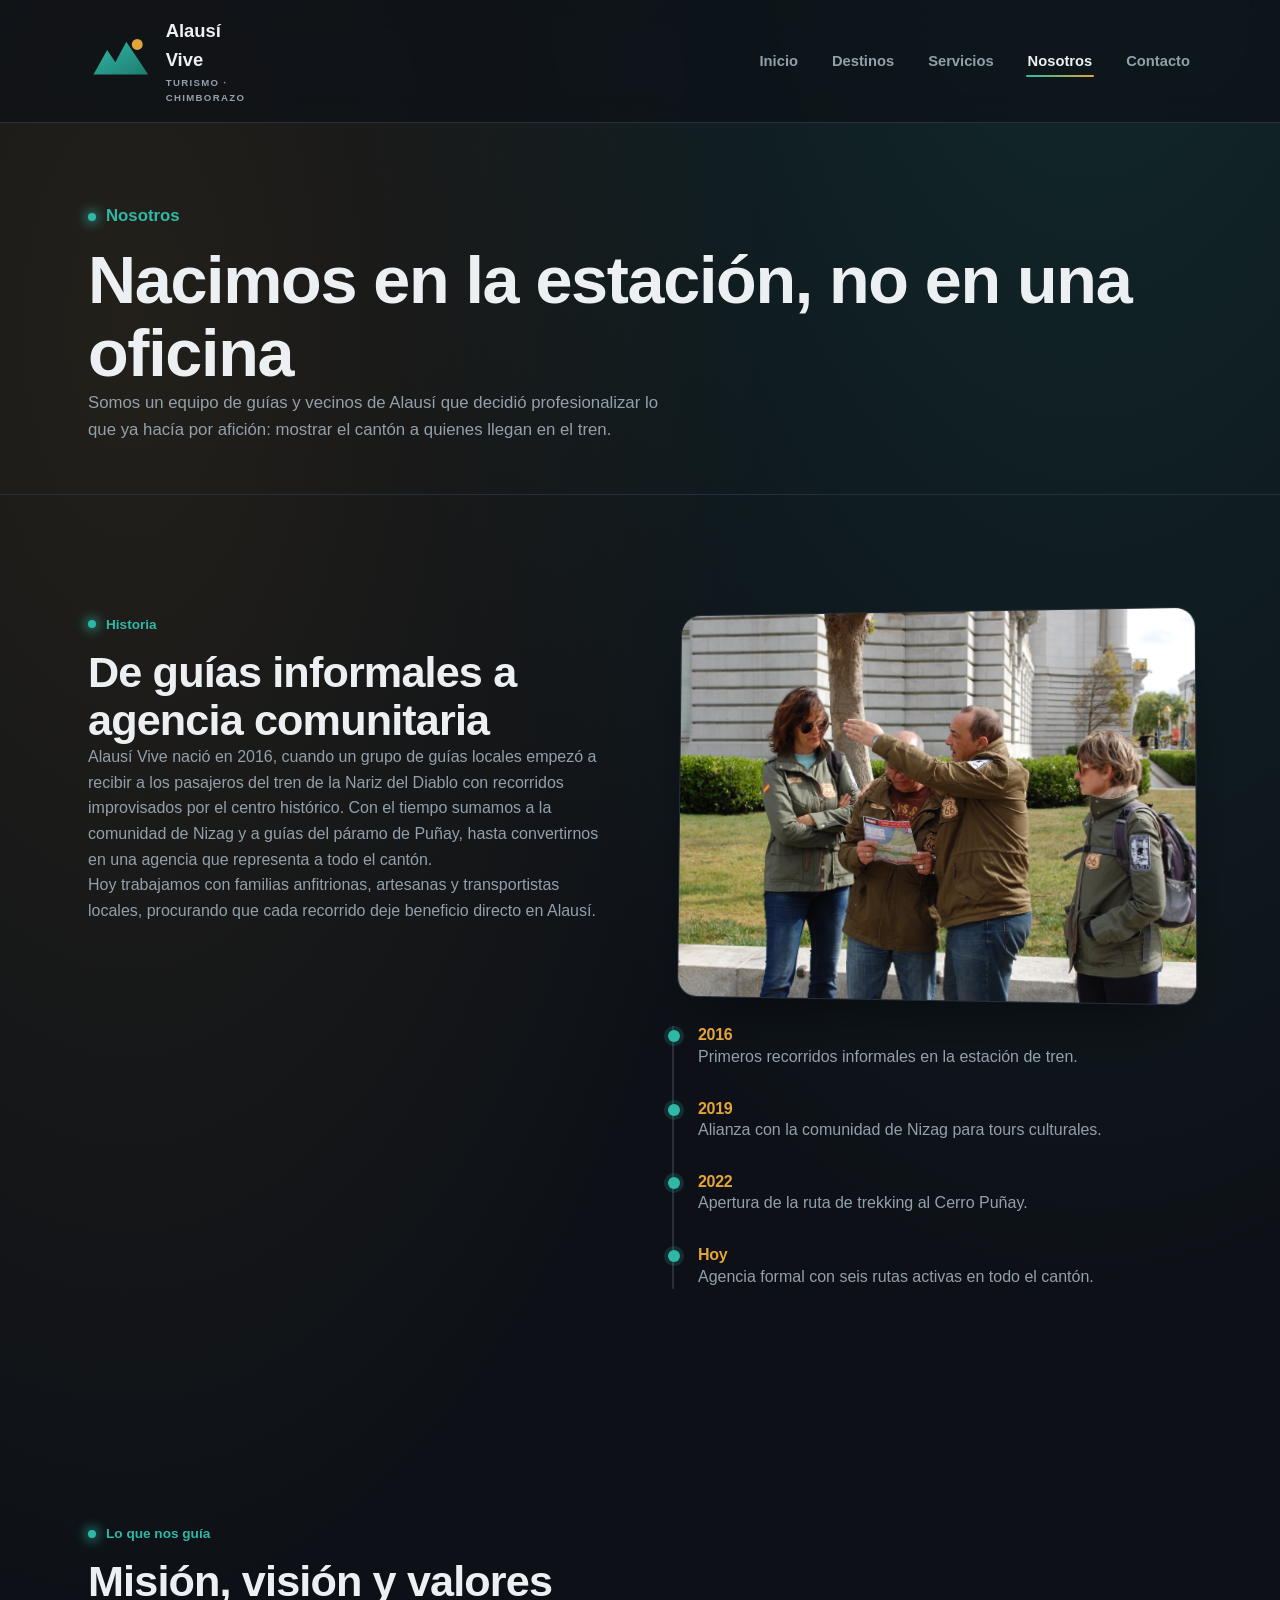
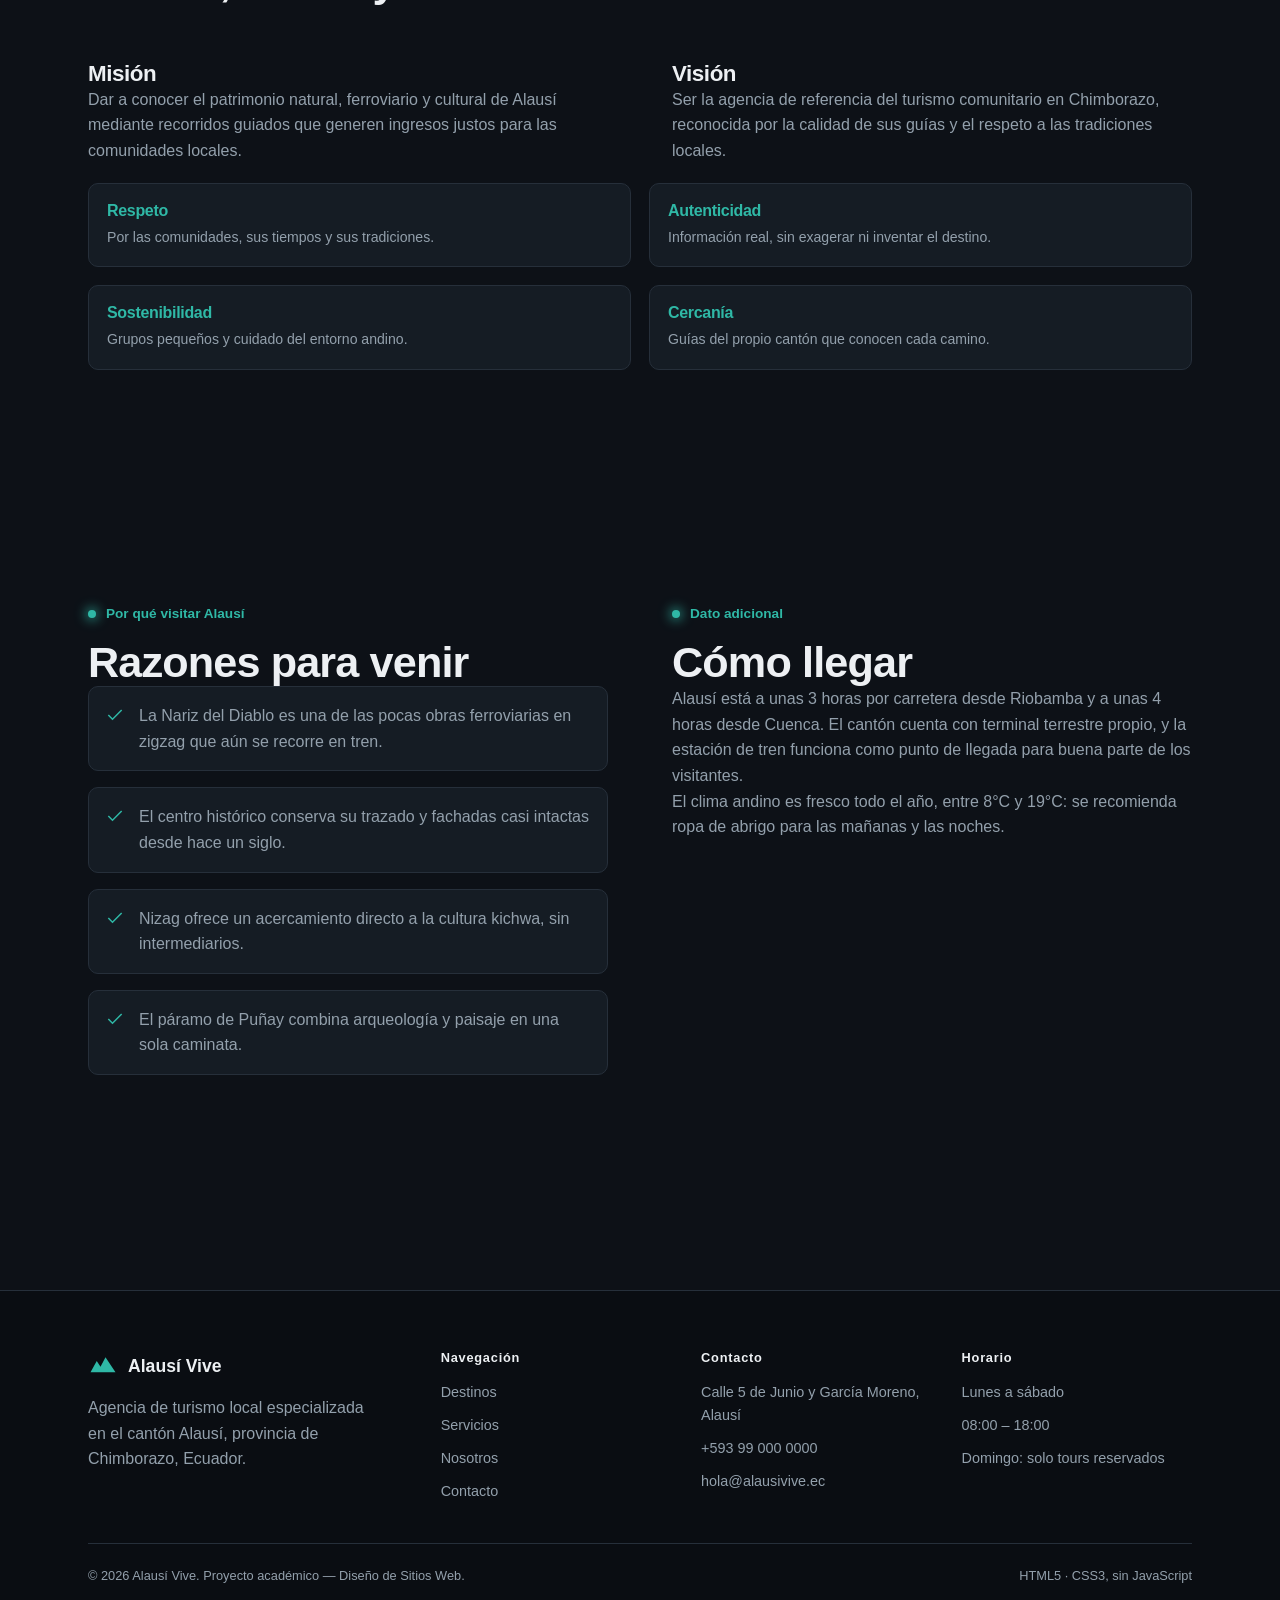
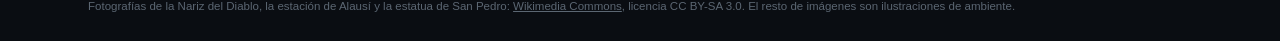
<file: nosotros.html>
<!DOCTYPE html>
<html lang="es">
<head>
<meta charset="UTF-8">
<meta name="viewport" content="width=device-width, initial-scale=1.0">
<title>Nosotros — Alausí Vive</title>
<meta name="description" content="Historia, misión, visión y valores de Alausí Vive, agencia de turismo local en Alausí, Chimborazo.">
<link rel="stylesheet" href="css/styles.css">
</head>
<body>

<header class="site-header">
  <div class="header-row">
    <a class="brand" href="index.html">
      <svg class="logo" viewBox="0 0 48 48" xmlns="http://www.w3.org/2000/svg" aria-hidden="true">
        <defs><linearGradient id="g1" x1="0" y1="0" x2="1" y2="1"><stop offset="0" stop-color="#2FB8A6"/><stop offset="1" stop-color="#1E7B70"/></linearGradient></defs>
        <path d="M4 34 L14 16 L20 25 L28 10 L44 34 Z" fill="url(#g1)"/><circle cx="36" cy="12" r="4" fill="#E3A438"/>
      </svg>
      <span>Alausí Vive<small>TURISMO · CHIMBORAZO</small></span>
    </a>
    <input type="checkbox" id="nav-toggle" class="nav-toggle">
    <label for="nav-toggle" class="nav-toggle-label" aria-label="Abrir menú"><span></span><span></span><span></span></label>
    <nav class="main-nav" aria-label="Principal">
      <ul>
        <li><a href="index.html">Inicio</a></li>
        <li><a href="destinos.html">Destinos</a></li>
        <li><a href="servicios.html">Servicios</a></li>
        <li><a href="nosotros.html" aria-current="page">Nosotros</a></li>
        <li><a href="contacto.html">Contacto</a></li>
      </ul>
    </nav>
  </div>
</header>

<main>
  <section class="page-hero">
    <div class="wrap">
      <p class="kicker">Nosotros</p>
      <h1>Nacimos en la estación, no en una oficina</h1>
      <p>Somos un equipo de guías y vecinos de Alausí que decidió profesionalizar lo que ya hacía por afición: mostrar el cantón a quienes llegan en el tren.</p>
    </div>
  </section>

  <section class="section">
    <div class="wrap split">
      <div>
        <p class="kicker">Historia</p>
        <h2>De guías informales a agencia comunitaria</h2>
        <p>Alausí Vive nació en 2016, cuando un grupo de guías locales empezó a recibir a los pasajeros del tren de la Nariz del Diablo con recorridos improvisados por el centro histórico. Con el tiempo sumamos a la comunidad de Nizag y a guías del páramo de Puñay, hasta convertirnos en una agencia que representa a todo el cantón.</p>
        <p>Hoy trabajamos con familias anfitrionas, artesanas y transportistas locales, procurando que cada recorrido deje beneficio directo en Alausí.</p>
      </div>
      <div>
        <div class="photo-frame" style="aspect-ratio:4/3; margin-bottom:26px;">
          <img src="images/nosotros-equipo.jpg" alt="Equipo de guías y profesionales de Alausí Vive" loading="lazy">
        </div>
        <div class="timeline">
          <div class="timeline-item"><h3>2016</h3><p>Primeros recorridos informales en la estación de tren.</p></div>
          <div class="timeline-item"><h3>2019</h3><p>Alianza con la comunidad de Nizag para tours culturales.</p></div>
          <div class="timeline-item"><h3>2022</h3><p>Apertura de la ruta de trekking al Cerro Puñay.</p></div>
          <div class="timeline-item"><h3>Hoy</h3><p>Agencia formal con seis rutas activas en todo el cantón.</p></div>
        </div>
      </div>
    </div>
  </section>

  <section class="section">
    <div class="wrap">
      <div class="section-head">
        <div><p class="kicker">Lo que nos guía</p><h2>Misión, visión y valores</h2></div>
      </div>
      <div class="split">
        <div><h3>Misión</h3><p>Dar a conocer el patrimonio natural, ferroviario y cultural de Alausí mediante recorridos guiados que generen ingresos justos para las comunidades locales.</p></div>
        <div><h3>Visión</h3><p>Ser la agencia de referencia del turismo comunitario en Chimborazo, reconocida por la calidad de sus guías y el respeto a las tradiciones locales.</p></div>
      </div>
      <div class="value-grid">
        <div class="value-item"><h3>Respeto</h3><p>Por las comunidades, sus tiempos y sus tradiciones.</p></div>
        <div class="value-item"><h3>Autenticidad</h3><p>Información real, sin exagerar ni inventar el destino.</p></div>
        <div class="value-item"><h3>Sostenibilidad</h3><p>Grupos pequeños y cuidado del entorno andino.</p></div>
        <div class="value-item"><h3>Cercanía</h3><p>Guías del propio cantón que conocen cada camino.</p></div>
      </div>
    </div>
  </section>

  <section class="section">
    <div class="wrap split">
      <div>
        <p class="kicker">Por qué visitar Alausí</p>
        <h2>Razones para venir</h2>
        <ul class="reasons-list">
          <li><svg viewBox="0 0 24 24" fill="none" stroke="currentColor" stroke-width="1.8"><path d="M20 6 9 17l-5-5"/></svg><p>La Nariz del Diablo es una de las pocas obras ferroviarias en zigzag que aún se recorre en tren.</p></li>
          <li><svg viewBox="0 0 24 24" fill="none" stroke="currentColor" stroke-width="1.8"><path d="M20 6 9 17l-5-5"/></svg><p>El centro histórico conserva su trazado y fachadas casi intactas desde hace un siglo.</p></li>
          <li><svg viewBox="0 0 24 24" fill="none" stroke="currentColor" stroke-width="1.8"><path d="M20 6 9 17l-5-5"/></svg><p>Nizag ofrece un acercamiento directo a la cultura kichwa, sin intermediarios.</p></li>
          <li><svg viewBox="0 0 24 24" fill="none" stroke="currentColor" stroke-width="1.8"><path d="M20 6 9 17l-5-5"/></svg><p>El páramo de Puñay combina arqueología y paisaje en una sola caminata.</p></li>
        </ul>
      </div>
      <div>
        <p class="kicker">Dato adicional</p>
        <h2>Cómo llegar</h2>
        <p>Alausí está a unas 3 horas por carretera desde Riobamba y a unas 4 horas desde Cuenca. El cantón cuenta con terminal terrestre propio, y la estación de tren funciona como punto de llegada para buena parte de los visitantes.</p>
        <p>El clima andino es fresco todo el año, entre 8°C y 19°C: se recomienda ropa de abrigo para las mañanas y las noches.</p>
      </div>
    </div>
  </section>
</main>

<footer class="site-footer">
  <div class="wrap">
    <div class="footer-grid">
      <div>
        <div class="footer-brand"><svg viewBox="0 0 48 48" fill="none" xmlns="http://www.w3.org/2000/svg" aria-hidden="true"><path d="M4 34 L14 16 L20 25 L28 10 L44 34 Z" fill="#2FB8A6"/></svg>Alausí Vive</div>
        <p style="max-width:32ch;">Agencia de turismo local especializada en el cantón Alausí, provincia de Chimborazo, Ecuador.</p>
      </div>
      <div><h4>Navegación</h4><ul><li><a href="destinos.html">Destinos</a></li><li><a href="servicios.html">Servicios</a></li><li><a href="nosotros.html">Nosotros</a></li><li><a href="contacto.html">Contacto</a></li></ul></div>
      <div><h4>Contacto</h4><ul><li>Calle 5 de Junio y García Moreno, Alausí</li><li>+593 99 000 0000</li><li>hola@alausivive.ec</li></ul></div>
      <div><h4>Horario</h4><ul><li>Lunes a sábado</li><li>08:00 – 18:00</li><li>Domingo: solo tours reservados</li></ul></div>
    </div>
    <div class="footer-bottom"><span>© 2026 Alausí Vive. Proyecto académico — Diseño de Sitios Web.</span><span>HTML5 · CSS3, sin JavaScript</span></div>
    <p style="font-size:.72rem;color:#5B6672;margin-top:10px;max-width:none;">Fotografías de la Nariz del Diablo, la estación de Alausí y la estatua de San Pedro: <a href="https://commons.wikimedia.org/wiki/Special:FilePath/Alaus%C3%AD%20-%20Tren%20Nariz%20del%20Diablo.jpg" style="color:#5B6672;text-decoration:underline;">Wikimedia Commons</a>, licencia CC BY-SA 3.0. El resto de imágenes son ilustraciones de ambiente.</p>
  </div>
</footer>

</body>
</html>
</file>
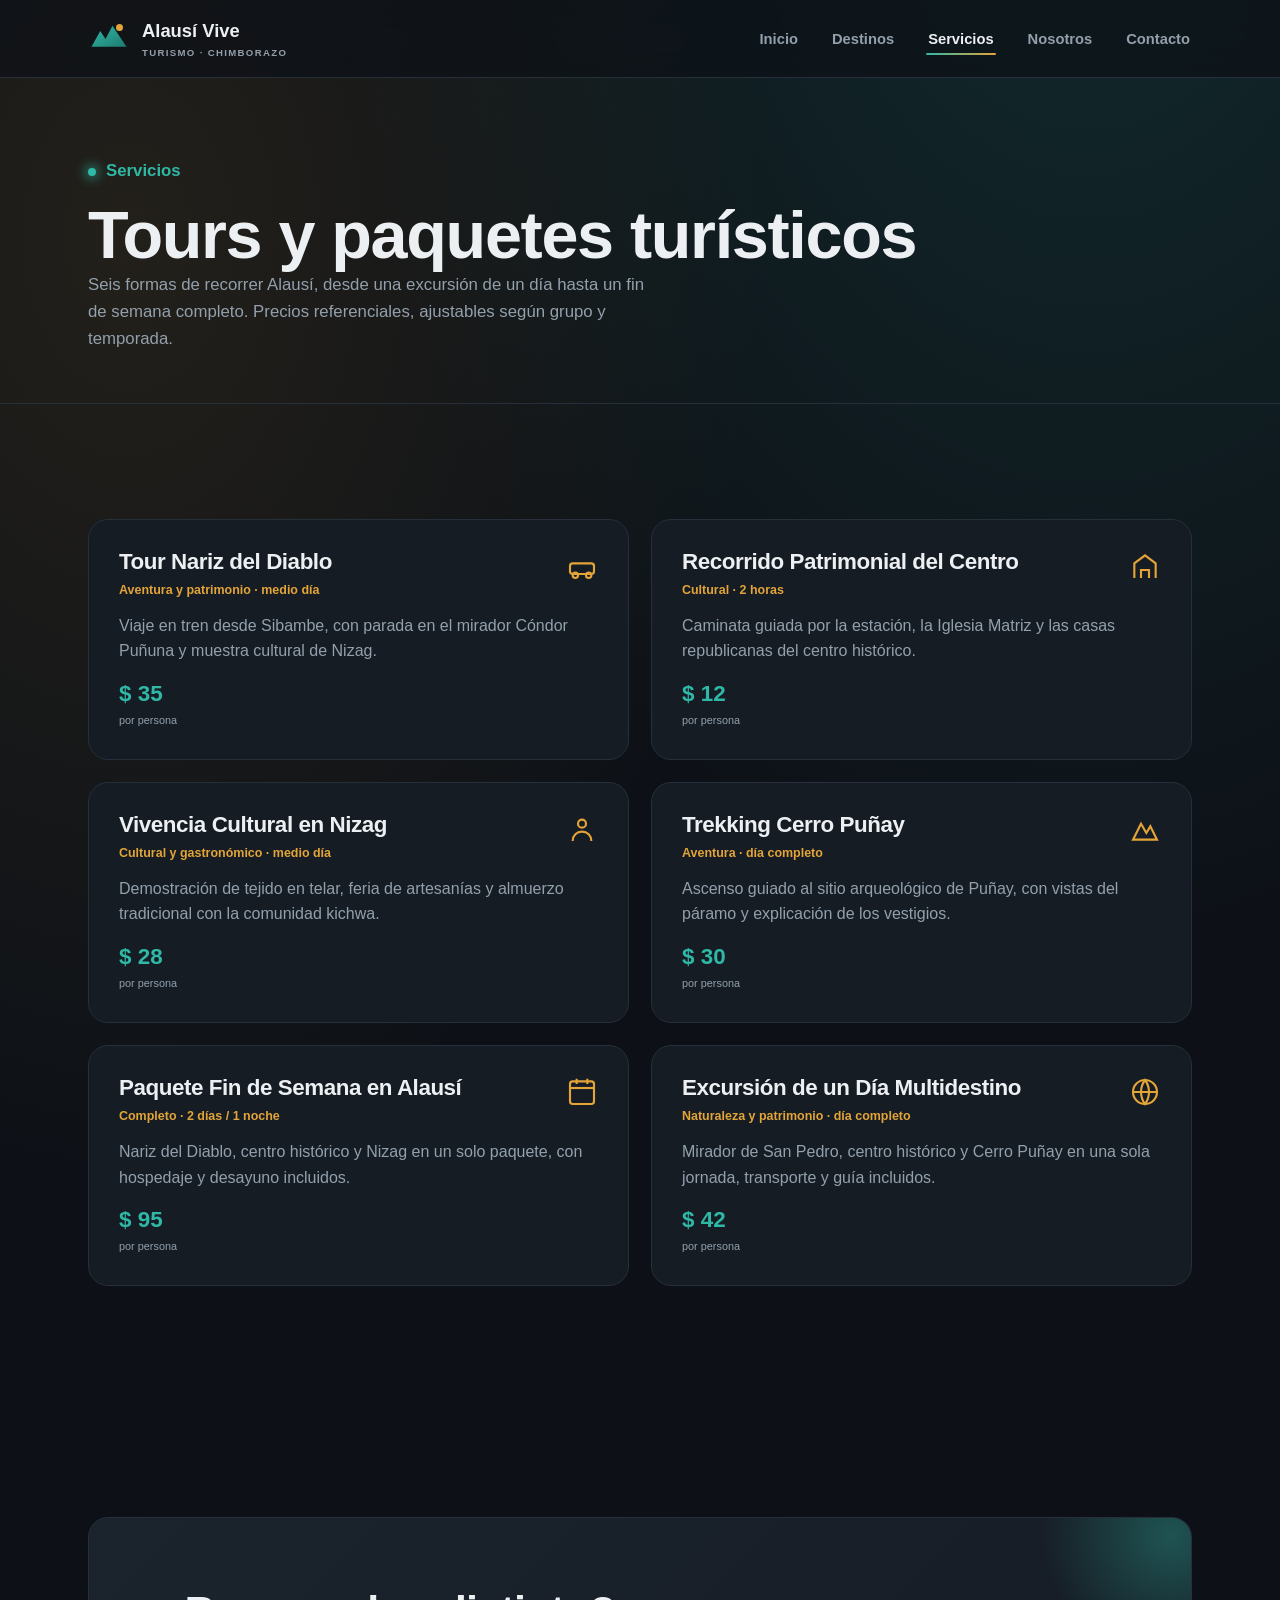
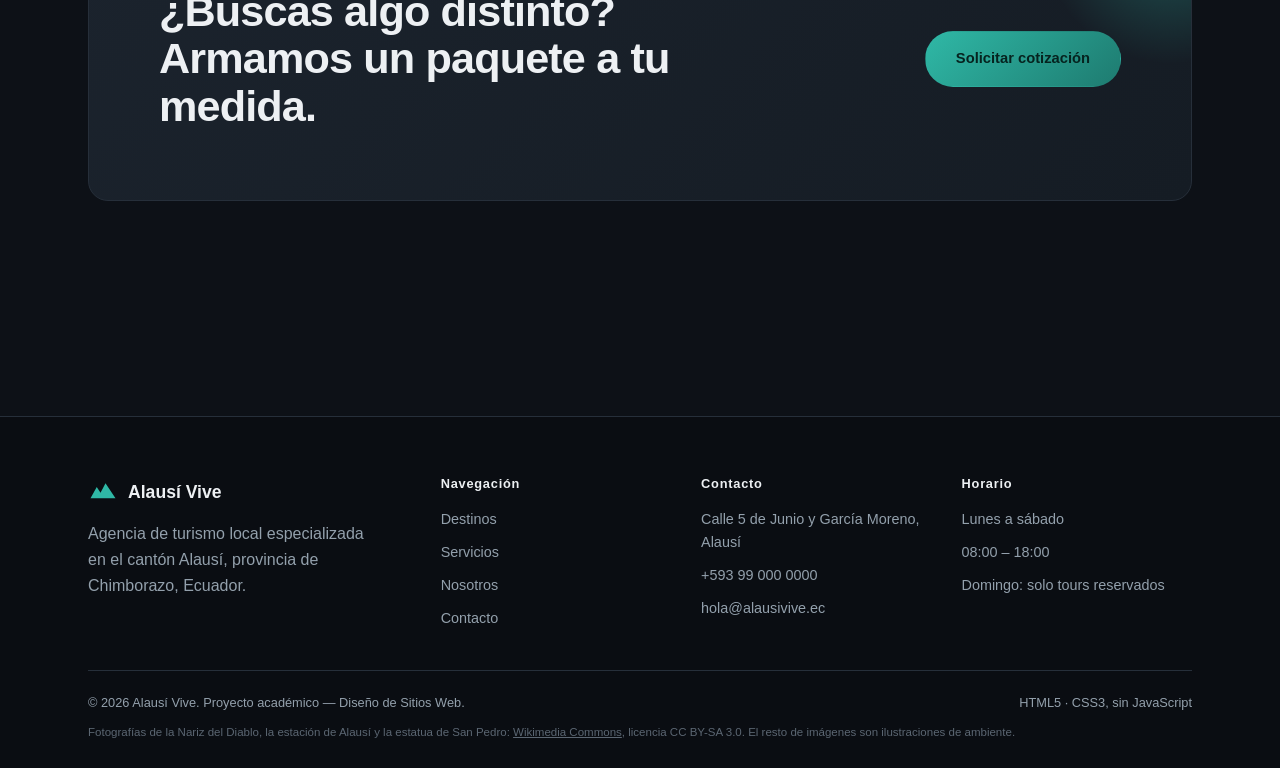
<file: servicios.html>
<!DOCTYPE html>
<html lang="es">
<head>
<meta charset="UTF-8">
<meta name="viewport" content="width=device-width, initial-scale=1.0">
<title>Servicios y paquetes turísticos — Alausí Vive</title>
<meta name="description" content="Tours y paquetes turísticos en Alausí: Nariz del Diablo, recorrido patrimonial, vivencia cultural en Nizag, trekking al Cerro Puñay y más.">
<link rel="stylesheet" href="css/styles.css">
</head>
<body>

<header class="site-header">
  <div class="header-row">
    <a class="brand" href="index.html">
      <svg class="logo3d" viewBox="0 0 48 48" xmlns="http://www.w3.org/2000/svg" aria-hidden="true">
        <defs><linearGradient id="g1" x1="0" y1="0" x2="1" y2="1"><stop offset="0" stop-color="#2FB8A6"/><stop offset="1" stop-color="#1E7B70"/></linearGradient></defs>
        <path d="M4 34 L14 16 L20 25 L28 10 L44 34 Z" fill="url(#g1)"/><circle cx="36" cy="12" r="4" fill="#E3A438"/>
      </svg>
      <span>Alausí Vive<small>TURISMO · CHIMBORAZO</small></span>
    </a>
    <input type="checkbox" id="nav-toggle" class="nav-toggle">
    <label for="nav-toggle" class="nav-toggle-label" aria-label="Abrir menú"><span></span><span></span><span></span></label>
    <nav class="main-nav" aria-label="Principal">
      <ul>
        <li><a href="index.html">Inicio</a></li>
        <li><a href="destinos.html">Destinos</a></li>
        <li><a href="servicios.html" aria-current="page">Servicios</a></li>
        <li><a href="nosotros.html">Nosotros</a></li>
        <li><a href="contacto.html">Contacto</a></li>
      </ul>
    </nav>
  </div>
</header>

<main>
  <section class="page-hero">
    <div class="wrap">
      <p class="kicker">Servicios</p>
      <h1>Tours y paquetes turísticos</h1>
      <p>Seis formas de recorrer Alausí, desde una excursión de un día hasta un fin de semana completo. Precios referenciales, ajustables según grupo y temporada.</p>
    </div>
  </section>

  <section class="section">
    <div class="wrap service-grid">

      <a class="service-card-link" href="contacto.html#formulario">
        <article class="service-card">
          <div class="service-top">
            <div><h3>Tour Nariz del Diablo</h3><p class="place-meta" style="margin-top:6px;">Aventura y patrimonio · medio día</p></div>
            <svg viewBox="0 0 24 24" fill="none" stroke="currentColor" stroke-width="1.6"><rect x="3" y="10" width="18" height="8" rx="2"/><circle cx="7" cy="19" r="2"/><circle cx="17" cy="19" r="2"/></svg>
          </div>
          <p>Viaje en tren desde Sibambe, con parada en el mirador Cóndor Puñuna y muestra cultural de Nizag.</p>
          <div class="price">$ 35<small>por persona</small></div>
        </article>
      </a>

      <a class="service-card-link" href="contacto.html#formulario">
        <article class="service-card">
          <div class="service-top">
            <div><h3>Recorrido Patrimonial del Centro</h3><p class="place-meta" style="margin-top:6px;">Cultural · 2 horas</p></div>
            <svg viewBox="0 0 24 24" fill="none" stroke="currentColor" stroke-width="1.6"><path d="M4 21V10l8-6 8 6v11"/><path d="M9 21v-6h6v6"/></svg>
          </div>
          <p>Caminata guiada por la estación, la Iglesia Matriz y las casas republicanas del centro histórico.</p>
          <div class="price">$ 12<small>por persona</small></div>
        </article>
      </a>

      <a class="service-card-link" href="contacto.html#formulario">
        <article class="service-card">
          <div class="service-top">
            <div><h3>Vivencia Cultural en Nizag</h3><p class="place-meta" style="margin-top:6px;">Cultural y gastronómico · medio día</p></div>
            <svg viewBox="0 0 24 24" fill="none" stroke="currentColor" stroke-width="1.6"><circle cx="12" cy="8" r="3"/><path d="M5 21c0-4 3-7 7-7s7 3 7 7"/></svg>
          </div>
          <p>Demostración de tejido en telar, feria de artesanías y almuerzo tradicional con la comunidad kichwa.</p>
          <div class="price">$ 28<small>por persona</small></div>
        </article>
      </a>

      <a class="service-card-link" href="contacto.html#formulario">
        <article class="service-card">
          <div class="service-top">
            <div><h3>Trekking Cerro Puñay</h3><p class="place-meta" style="margin-top:6px;">Aventura · día completo</p></div>
            <svg viewBox="0 0 24 24" fill="none" stroke="currentColor" stroke-width="1.6"><path d="M3 20 L9 8 L13 15 L16 10 L21 20 Z"/></svg>
          </div>
          <p>Ascenso guiado al sitio arqueológico de Puñay, con vistas del páramo y explicación de los vestigios.</p>
          <div class="price">$ 30<small>por persona</small></div>
        </article>
      </a>

      <a class="service-card-link" href="contacto.html#formulario">
        <article class="service-card">
          <div class="service-top">
            <div><h3>Paquete Fin de Semana en Alausí</h3><p class="place-meta" style="margin-top:6px;">Completo · 2 días / 1 noche</p></div>
            <svg viewBox="0 0 24 24" fill="none" stroke="currentColor" stroke-width="1.6"><rect x="3" y="4" width="18" height="17" rx="2"/><path d="M3 9h18"/><path d="M8 2v4M16 2v4"/></svg>
          </div>
          <p>Nariz del Diablo, centro histórico y Nizag en un solo paquete, con hospedaje y desayuno incluidos.</p>
          <div class="price">$ 95<small>por persona</small></div>
        </article>
      </a>

      <a class="service-card-link" href="contacto.html#formulario">
        <article class="service-card">
          <div class="service-top">
            <div><h3>Excursión de un Día Multidestino</h3><p class="place-meta" style="margin-top:6px;">Naturaleza y patrimonio · día completo</p></div>
            <svg viewBox="0 0 24 24" fill="none" stroke="currentColor" stroke-width="1.6"><circle cx="12" cy="12" r="9"/><path d="M3 12h18M12 3a15 15 0 0 1 0 18 15 15 0 0 1 0-18Z"/></svg>
          </div>
          <p>Mirador de San Pedro, centro histórico y Cerro Puñay en una sola jornada, transporte y guía incluidos.</p>
          <div class="price">$ 42<small>por persona</small></div>
        </article>
      </a>

    </div>
  </section>

  <section class="section">
    <div class="wrap">
      <div class="cta-band">
        <h2>¿Buscas algo distinto? Armamos un paquete a tu medida.</h2>
        <a class="btn btn-primary" href="contacto.html">Solicitar cotización</a>
      </div>
    </div>
  </section>
</main>

<footer class="site-footer">
  <div class="wrap">
    <div class="footer-grid">
      <div>
        <div class="footer-brand"><svg viewBox="0 0 48 48" fill="none" xmlns="http://www.w3.org/2000/svg" aria-hidden="true"><path d="M4 34 L14 16 L20 25 L28 10 L44 34 Z" fill="#2FB8A6"/></svg>Alausí Vive</div>
        <p style="max-width:32ch;">Agencia de turismo local especializada en el cantón Alausí, provincia de Chimborazo, Ecuador.</p>
      </div>
      <div><h4>Navegación</h4><ul><li><a href="destinos.html">Destinos</a></li><li><a href="servicios.html">Servicios</a></li><li><a href="nosotros.html">Nosotros</a></li><li><a href="contacto.html">Contacto</a></li></ul></div>
      <div><h4>Contacto</h4><ul><li>Calle 5 de Junio y García Moreno, Alausí</li><li>+593 99 000 0000</li><li>hola@alausivive.ec</li></ul></div>
      <div><h4>Horario</h4><ul><li>Lunes a sábado</li><li>08:00 – 18:00</li><li>Domingo: solo tours reservados</li></ul></div>
    </div>
    <div class="footer-bottom"><span>© 2026 Alausí Vive. Proyecto académico — Diseño de Sitios Web.</span><span>HTML5 · CSS3, sin JavaScript</span></div>
    <p style="font-size:.72rem;color:#5B6672;margin-top:10px;max-width:none;">Fotografías de la Nariz del Diablo, la estación de Alausí y la estatua de San Pedro: <a href="https://commons.wikimedia.org/wiki/Special:FilePath/Alaus%C3%AD%20-%20Tren%20Nariz%20del%20Diablo.jpg" style="color:#5B6672;text-decoration:underline;">Wikimedia Commons</a>, licencia CC BY-SA 3.0. El resto de imágenes son ilustraciones de ambiente.</p>
  </div>
</footer>

</body>
</html>
</file>
<file: css/styles.css>
*, *::before, *::after { box-sizing: border-box; }
html, body, h1, h2, h3, h4, p, ul, ol, figure { margin: 0; padding: 0; }
ul { list-style: none; }
img { max-width: 100%; display: block; }
a { color: inherit; text-decoration: none; }
button, input, select, textarea { font: inherit; color: inherit; }

:root {
  --bg: #0D1117;
  --panel: #151C24;
  --panel-2: #1B232D;
  --line: #262F3A;
  --text: #EDF0F3;
  --text-dim: #93A0AC;
  --teal: #2FB8A6;
  --teal-dim: #1E7B70;
  --gold: #E3A438;
  --sunset: #D2603A;

  --font: -apple-system, "Segoe UI", "Helvetica Neue", Arial, sans-serif;

  --max: 1200px;
  --radius: 20px;
  --radius-s: 10px;
  --glow-teal: 0 0 0 1px rgba(47,184,166,.25), 0 24px 60px -20px rgba(47,184,166,.4);
  --glow-gold: 0 0 0 1px rgba(227,164,56,.3), 0 24px 60px -20px rgba(227,164,56,.4);
}

html { scroll-behavior: smooth; }

body {
  background: var(--bg);
  color: var(--text);
  font-family: var(--font);
  line-height: 1.6;
  -webkit-font-smoothing: antialiased;
  background-image:
    radial-gradient(60% 50% at 85% -10%, rgba(47,184,166,.16), transparent),
    radial-gradient(50% 40% at 10% 10%, rgba(227,164,56,.10), transparent);
  background-repeat: no-repeat;
}

.wrap { max-width: var(--max); margin: 0 auto; padding: 0 clamp(20px, 5vw, 48px); }

h1, h2, h3, h4 { font-weight: 700; letter-spacing: -0.02em; line-height: 1.1; color: var(--text); }
h1 { font-size: clamp(2.6rem, 5.2vw, 4.8rem); font-weight: 800; }
h2 { font-size: clamp(1.9rem, 3.4vw, 2.7rem); }
h3 { font-size: clamp(1.15rem, 2vw, 1.4rem); }
p { color: var(--text-dim); max-width: 62ch; }

.kicker { display: inline-flex; align-items: center; gap: 10px; color: var(--teal); font-weight: 600; font-size: .85rem; margin-bottom: 14px; }
.kicker::before { content: ""; width: 8px; height: 8px; border-radius: 50%; background: var(--teal); box-shadow: 0 0 12px 2px rgba(47,184,166,.8); }

/* ---------- Botones ---------- */
.btn { display: inline-flex; align-items: center; gap: 10px; padding: 15px 30px; border-radius: 100px; border: 1px solid transparent; font-weight: 700; font-size: .92rem; cursor: pointer; transition: transform .3s cubic-bezier(.2,.8,.2,1), box-shadow .3s ease, background .25s ease, color .25s ease; }
.btn-primary { background: linear-gradient(135deg, var(--teal), var(--teal-dim)); color: #06231F; }
.btn-primary:hover, .btn-primary:focus-visible { transform: translateY(-3px) scale(1.02); box-shadow: var(--glow-teal); }
.btn-ghost { background: rgba(255,255,255,.04); border-color: var(--line); color: var(--text); }
.btn-ghost:hover, .btn-ghost:focus-visible { border-color: var(--teal); color: var(--teal); transform: translateY(-3px); }
.btn:focus-visible { outline: 2px solid var(--gold); outline-offset: 3px; }

/* ---------- Header ---------- */
.site-header { position: sticky; top: 0; z-index: 60; background: rgba(13,17,23,.72); backdrop-filter: blur(14px); border-bottom: 1px solid var(--line); }
.header-row { display: flex; align-items: center; justify-content: space-between; padding: 16px clamp(20px,5vw,48px); max-width: var(--max); margin: 0 auto; }
.brand { display: flex; align-items: center; gap: 12px; font-size: 1.15rem; font-weight: 800; }
.brand .logo3d { width: 42px; height: 42px; }
.brand small { display: block; font-size: .6rem; letter-spacing: .14em; color: var(--text-dim); font-weight: 600; }

.main-nav ul { display: flex; gap: clamp(16px,2.6vw,30px); }
.main-nav a { position: relative; font-size: .92rem; font-weight: 600; color: var(--text-dim); padding: 8px 2px; transition: color .25s ease; }
.main-nav a:hover, .main-nav a:focus-visible, .main-nav a[aria-current="page"] { color: var(--text); }
.main-nav a[aria-current="page"]::after { content: ""; position: absolute; left: 0; right: 0; bottom: 0; height: 2px; background: linear-gradient(90deg, var(--teal), var(--gold)); border-radius: 2px; }

.nav-toggle { display: none; }
.nav-toggle-label { display: none; cursor: pointer; flex-direction: column; gap: 5px; width: 26px; }
.nav-toggle-label span { height: 2px; background: var(--text); border-radius: 2px; }


.hero { padding: clamp(50px, 9vw, 100px) 0 0; overflow: hidden; }
.hero-grid { display: grid; grid-template-columns: 1fr .95fr; gap: clamp(20px,4vw,40px); align-items: center; }
.hero-copy p.lede { font-size: 1.12rem; margin: 20px 0 32px; }
.hero-actions { display: flex; gap: 14px; flex-wrap: wrap; }

.hero-stack {
  position: relative;
  height: clamp(360px, 42vw, 500px);
  perspective: 1600px;
}
.stack-photo {
  position: absolute;
  border-radius: var(--radius);
  overflow: hidden;
  border: 5px solid rgba(255,255,255,.05);
  box-shadow: 0 30px 60px -20px rgba(0,0,0,.7);
  transition: transform .6s cubic-bezier(.2,.8,.2,1), box-shadow .5s ease;
  animation: floatY 7s ease-in-out infinite;
}
.stack-photo img { width: 100%; height: 100%; object-fit: cover; display: block; }
.stack-main {
  width: 74%; left: 13%; top: 4%; z-index: 3;
  transform: rotateY(-10deg) rotateX(4deg) translateZ(30px);
  animation-delay: 0s;
}
.stack-a {
  width: 46%; left: -4%; top: 40%; z-index: 2; opacity: .92;
  transform: rotateY(12deg) rotateX(-3deg) rotate(-6deg) translateZ(-10px);
  animation-delay: .8s;
}
.stack-b {
  width: 40%; right: -3%; top: -2%; z-index: 1; opacity: .88;
  transform: rotateY(-16deg) rotate(5deg) translateZ(-30px);
  animation-delay: 1.6s;
}
.hero-stack:hover .stack-main { transform: rotateY(-4deg) rotateX(1deg) translateZ(50px) scale(1.02); box-shadow: var(--glow-teal); }
.hero-stack:hover .stack-a { transform: rotateY(6deg) rotate(-3deg) translateZ(0px); }
.hero-stack:hover .stack-b { transform: rotateY(-8deg) rotate(2deg) translateZ(-10px); }

.hero-badge {
  position: absolute; top: -6%; left: -2%;
  background: rgba(21,28,36,.85);
  border: 1px solid var(--line);
  border-radius: var(--radius-s);
  padding: 12px 16px;
  backdrop-filter: blur(10px);
  box-shadow: var(--glow-gold);
  font-size: .8rem;
  z-index: 4;
  animation: floatY 5s ease-in-out infinite;
}
.hero-badge strong { display: block; font-size: 1.1rem; color: var(--gold); }

@keyframes floatY { 0%,100% { translate: 0 0; } 50% { translate: 0 -12px; } }
@media (prefers-reduced-motion: reduce) {
  .stack-photo, .hero-badge, .pillar-card, .place-card { animation: none !important; transition: none !important; }
}

/* ---------- Pilares ---------- */
.pillars { margin-top: clamp(70px,9vw,110px); }
.pillars ul { display: grid; grid-template-columns: repeat(4,1fr); gap: 20px; }
.pillar-card { background: linear-gradient(160deg, var(--panel), var(--panel-2)); border: 1px solid var(--line); border-radius: var(--radius); padding: 28px 24px; transition: transform .4s cubic-bezier(.2,.8,.2,1), box-shadow .4s ease, border-color .4s ease; }
.pillar-card:hover, .pillar-card:focus-within { transform: translateY(-8px) rotateX(6deg); border-color: var(--teal); box-shadow: var(--glow-teal); }
.pillar-card svg { width: 32px; height: 32px; color: var(--teal); margin-bottom: 14px; }
.pillar-card p { font-size: .9rem; margin-top: 8px; }

/* ---------- Secciones ---------- */
.section { padding: clamp(64px, 9vw, 120px) 0; }
.section-head { display: flex; justify-content: space-between; align-items: flex-end; gap: 30px; margin-bottom: clamp(32px,5vw,56px); flex-wrap: wrap; }

/* ---------- Stat strip ---------- */
.stat-grid { display: grid; grid-template-columns: repeat(4,1fr); gap: 20px; }
.stat-card { background: var(--panel); border: 1px solid var(--line); border-radius: var(--radius); padding: 26px; }
.stat-card strong { display: block; font-size: 2rem; font-weight: 800; color: var(--gold); }
.stat-card span { font-size: .85rem; color: var(--text-dim); }



.card-grid { display: grid; grid-template-columns: repeat(3,1fr); gap: 26px; perspective: 1400px; }
.place-card {
  position: relative;
  border-radius: var(--radius);
  overflow: hidden;
  height: 380px;
  border: 1px solid var(--line);
  transition: transform .45s cubic-bezier(.2,.8,.2,1), box-shadow .45s ease, border-color .45s ease;
  transform-style: preserve-3d;
}
.place-card img {
  position: absolute; inset: 0;
  width: 100%; height: 100%; object-fit: cover;
  transition: transform .7s cubic-bezier(.2,.8,.2,1), filter .5s ease;
  filter: saturate(1.05) contrast(1.05);
}
.place-card::before {
  content: "";
  position: absolute; inset: 0;
  background: linear-gradient(180deg, rgba(13,17,23,0) 35%, rgba(9,12,16,.92) 100%);
  z-index: 1;
  transition: background .4s ease;
}
.place-card:hover, .place-card:focus-within {
  transform: translateY(-10px) rotateX(5deg) rotateY(-2deg);
  border-color: var(--teal);
  box-shadow: var(--glow-teal);
}
.place-card:hover img, .place-card:focus-within img { transform: scale(1.09); }
.place-body {
  position: absolute; left: 0; right: 0; bottom: 0; z-index: 2;
  padding: 22px 24px 24px;
  display: flex; flex-direction: column; gap: 8px;
  transform: translateZ(20px);
}
.place-body h3 { font-size: 1.2rem; color: #fff; }
.place-body p { color: rgba(237,240,243,.82); font-size: .88rem; }
.place-meta { display: flex; gap: 8px; align-items: center; font-size: .78rem; color: var(--gold); font-weight: 600; }
.place-meta svg { width: 13px; height: 13px; color: var(--gold); }
.tag-row { display: flex; gap: 8px; flex-wrap: wrap; margin-top: 4px; }
.tag { font-size: .7rem; border: 1px solid rgba(255,255,255,.25); background: rgba(255,255,255,.08); backdrop-filter: blur(4px); border-radius: 100px; padding: 5px 12px; color: #fff; }

/* ---------- Servicios ---------- */
.service-grid { display: grid; grid-template-columns: repeat(2,1fr); gap: 22px; }
.service-card { background: var(--panel); border: 1px solid var(--line); border-radius: var(--radius); padding: 30px; display: flex; flex-direction: column; gap: 12px; transition: transform .3s ease, border-color .3s ease, box-shadow .3s ease; }
.service-card:hover { transform: translateY(-6px); border-color: var(--gold); box-shadow: var(--glow-gold); }
.service-top { display: flex; justify-content: space-between; align-items: flex-start; gap: 16px; }
.service-top svg { width: 32px; height: 32px; color: var(--gold); flex-shrink: 0; }
.price { font-size: 1.4rem; font-weight: 800; color: var(--teal); }
.price small { display: block; font-size: .68rem; font-weight: 500; color: var(--text-dim); }   
/* ---------- CTA ---------- */
.cta-band { position: relative; background: linear-gradient(135deg, var(--panel-2), var(--panel)); border: 1px solid var(--line); border-radius: var(--radius); padding: clamp(40px,6vw,70px); display: flex; justify-content: space-between; align-items: center; gap: 30px; flex-wrap: wrap; overflow: hidden; }
.cta-band::before { content: ""; position: absolute; inset: -40% -10% auto auto; width: 260px; height: 260px; background: radial-gradient(circle, rgba(47,184,166,.35), transparent 70%); }
.cta-band h2 { max-width: 22ch; position: relative; }
.cta-band .btn { position: relative; }

/* ---------- Nosotros ---------- */
.split { display: grid; grid-template-columns: 1fr 1fr; gap: clamp(30px,5vw,70px); align-items: start; }
.value-grid { display: grid; grid-template-columns: repeat(2,1fr); gap: 18px; margin-top: 20px; }
.value-item { background: var(--panel); border: 1px solid var(--line); border-radius: var(--radius-s); padding: 18px; }
.value-item h3 { font-size: 1rem; margin-bottom: 6px; color: var(--teal); }
.value-item p { font-size: .88rem; margin: 0; }

.timeline { display: flex; flex-direction: column; gap: 0; border-left: 2px solid var(--line); padding-left: 24px; }
.timeline-item { position: relative; padding-bottom: 30px; }
.timeline-item:last-child { padding-bottom: 0; }
.timeline-item::before { content: ""; position: absolute; left: -30px; top: 4px; width: 12px; height: 12px; border-radius: 50%; background: var(--teal); box-shadow: 0 0 0 4px rgba(47,184,166,.18); }
.timeline-item h3 { color: var(--gold); font-size: 1rem; }

.reasons-list { display: flex; flex-direction: column; gap: 16px; }
.reasons-list li { display: flex; gap: 14px; align-items: flex-start; background: var(--panel); border: 1px solid var(--line); border-radius: var(--radius-s); padding: 16px; }
.reasons-list svg { width: 20px; height: 20px; color: var(--teal); flex-shrink: 0; margin-top: 2px; }

.photo-frame {
  border-radius: var(--radius);
  overflow: hidden;
  border: 1px solid var(--line);
  box-shadow: 0 30px 60px -25px rgba(0,0,0,.6);
  transform: perspective(1200px) rotateY(-6deg) rotateX(2deg);
  transition: transform .5s ease;
}
.photo-frame:hover { transform: perspective(1200px) rotateY(0deg) rotateX(0deg); }
.photo-frame img { width: 100%; height: 100%; object-fit: cover; }

/* ---------- Contacto ---------- */
.contact-grid { display: grid; grid-template-columns: .8fr 1.2fr; gap: clamp(30px,5vw,60px); align-items: start; }
.info-card { background: var(--panel); border: 1px solid var(--line); border-radius: var(--radius); padding: 30px; display: flex; flex-direction: column; gap: 22px; }
.info-line { display: flex; gap: 14px; align-items: flex-start; }
.info-line svg { width: 20px; height: 20px; color: var(--teal); margin-top: 3px; flex-shrink: 0; }
.info-line strong { display: block; font-size: .78rem; color: var(--text-dim); font-weight: 600; }
.map-art { border-radius: var(--radius-s); overflow: hidden; border: 1px solid var(--line); aspect-ratio: 4/3; }
.map-art img { width: 100%; height: 100%; object-fit: cover; }

form.reserva { background: var(--panel); border: 1px solid var(--line); border-radius: var(--radius); padding: clamp(24px,4vw,40px); }
.form-grid { display: grid; grid-template-columns: 1fr 1fr; gap: 20px; }
.field { display: flex; flex-direction: column; gap: 7px; }
.field.full { grid-column: 1 / -1; }
.field label { font-size: .8rem; font-weight: 700; }
.field input, .field select, .field textarea { border: 1px solid var(--line); border-radius: var(--radius-s); padding: 12px 14px; background: var(--bg); color: var(--text); font-size: .95rem; transition: border-color .25s ease, box-shadow .25s ease; }
.field textarea { resize: vertical; min-height: 110px; }
.field input:hover, .field select:hover, .field textarea:hover { border-color: #3A4552; }
.field input:focus, .field select:focus, .field textarea:focus { outline: none; border-color: var(--teal); box-shadow: 0 0 0 3px rgba(47,184,166,.18); }
.field small { font-size: .74rem; color: var(--text-dim); }
.form-footer { display: flex; align-items: center; justify-content: space-between; gap: 16px; margin-top: 24px; flex-wrap: wrap; }

/* ---------- Footer ---------- */
.site-footer { background: #0A0D12; border-top: 1px solid var(--line); margin-top: clamp(60px,9vw,100px); padding: 60px 0 26px; }
.footer-grid { display: grid; grid-template-columns: 1.4fr 1fr 1fr 1fr; gap: 30px; padding-bottom: 40px; border-bottom: 1px solid var(--line); }
.footer-grid h4 { color: var(--text); font-size: .8rem; letter-spacing: .06em; margin-bottom: 16px; }
.footer-grid ul { display: flex; flex-direction: column; gap: 10px; font-size: .9rem; color: var(--text-dim); }
.footer-grid a:hover { color: var(--teal); }
.footer-brand { display: flex; align-items: center; gap: 10px; color: var(--text); font-weight: 800; font-size: 1.1rem; margin-bottom: 14px; }
.footer-brand svg { width: 30px; height: 30px; }
.footer-bottom { padding-top: 22px; display: flex; justify-content: space-between; font-size: .8rem; color: var(--text-dim); flex-wrap: wrap; gap: 10px; }

/* ---------- Página interior ---------- */
.page-hero { padding: clamp(48px,8vw,80px) 0 clamp(30px,5vw,50px); border-bottom: 1px solid var(--line); }
.page-hero p { font-size: 1.05rem; }

.visually-hidden { position: absolute; width: 1px; height: 1px; overflow: hidden; clip: rect(0 0 0 0); white-space: nowrap; }


@media (max-width: 1024px) {
  .hero-grid { grid-template-columns: 1fr; }
  .hero-stack { order: -1; max-width: 480px; margin: 0 auto; }
  .card-grid { grid-template-columns: repeat(2,1fr); }
  .pillars ul { grid-template-columns: repeat(2,1fr); }
  .stat-grid { grid-template-columns: repeat(2,1fr); }
  .split { grid-template-columns: 1fr; }
  .contact-grid { grid-template-columns: 1fr; }
}

@media (max-width: 768px) {
  .nav-toggle-label { display: flex; }
  .main-nav { position: absolute; top: 100%; left: 0; right: 0; background: #0D1117; border-bottom: 1px solid var(--line); max-height: 0; overflow: hidden; transition: max-height .35s ease; }
  .main-nav ul { flex-direction: column; gap: 0; padding: 6px clamp(20px,5vw,48px) 18px; }
  .main-nav li { border-top: 1px solid var(--line); }
  .main-nav a { display: block; padding: 14px 0; }
  .nav-toggle:checked ~ .main-nav { max-height: 320px; }

  .card-grid { grid-template-columns: 1fr; }
  .service-grid { grid-template-columns: 1fr; }
  .pillars ul { grid-template-columns: 1fr; }
  .stat-grid { grid-template-columns: 1fr 1fr; }
  .value-grid { grid-template-columns: 1fr; }
  .form-grid { grid-template-columns: 1fr; }
  .footer-grid { grid-template-columns: 1fr 1fr; }
  .cta-band { flex-direction: column; align-items: flex-start; }
  .hero-badge { display: none; }
  .photo-frame { transform: none; }
  body { overflow-x: hidden; }
}
</file>
<file: entrada/styles.css>
:root {
  --bg: #0D1117;
  --panel: #151C24;
  --teal: #2FB8A6;
  --gold: #E3A438;
  --text: #EDF0F3;
  --text-dim: #93A0AC;
  --max: 1200px;
  --radius: 20px;
}

/* Contenedor principal */
.entrada-container {
  max-width: var(--max);
  margin: 0 auto;
  padding: 4rem 2rem;
  background: var(--bg);
  min-height: 100vh;
  display: flex;
  flex-direction: column;
  align-items: center;
  justify-content: center;
  overflow: hidden;
  position: relative;
}

/* Capa de niebla cálida animada */
.niebla-warm {
  position: absolute;
  top: 0;
  left: 0;
  width: 100%;
  height: 100%;
  background: 
    radial-gradient(ellipse at 30% 20%, rgba(227,164,56,.15) 0%, transparent 50%),
    radial-gradient(ellipse at 70% 80%, rgba(47,184,166,.12) 0%, transparent 50%);
  pointer-events: none;
  animation: nieblaFlotante 20s ease-in-out infinite;
}

@keyframes nieblaFlotante {
  0%, 100% { transform: translateY(0) translateX(0); }
  50% { transform: translateY(-20px) translateX(20px); }
}


.montaña-fondo {
  width: 100%;
  height: 400px;
  background-size: cover;
  background-position: center;
  background-repeat: no-repeat;
  border-radius: var(--radius) var(--radius) 0 0;
  position: relative;
  overflow: hidden;
  animation: montañaAparece 1.5s ease-out forwards;
}

@keyframes montañaAparece {
  from { opacity: 0; transform: scale(1.1) translateY(50px); }
  to { opacity: 1; transform: scale(1) translateY(0); }
}


.montaña-fondo::before {
  content: '';
  position: absolute;
  top: 0;
  left: 0;
  width: 100%;
  height: 100%;
  background: linear-gradient(
    to bottom,
    rgba(13,17,23,0) 0%,
    rgba(13,17,23,.8) 100%
  );
  pointer-events: none;
}


.contenido-revelado {
  position: absolute;
  bottom: 2rem;
  left: 50%;
  transform: translateX(-50%);
  text-align: center;
  opacity: 0;
  animation: contenidoRevela 1.5s ease-out 0.5s forwards;
}

@keyframes contenidoRevela {
  from { opacity: 0; transform: translateX(-50%) translateY(30px); }
  to { opacity: 1; transform: translateX(-50%) translateY(0); }
}

.reveal-h1 {
  font-size: clamp(2.6rem, 5.2vw, 4.8rem);
  font-weight: 800;
  color: var(--text);
  margin-bottom: 1rem;
  background: linear-gradient(var(--teal), var(--gold));
  -webkit-background-clip: text;
  -webkit-text-fill-color: transparent;
  background-clip: text;
}

.reveal-par {
  color: var(--text-dim);
  font-size: 1.1rem;
  margin-bottom: 2rem;
}

.reveal-btn {
  display: inline-block;
  padding: 15px 30px;
  background: linear-gradient(135deg, var(--teal), var(--teal-dim));
  color: #06231F;
  border-radius: 100px;
  font-weight: 700;
  font-size: .92rem;
  text-decoration: none;
  transition: transform .3s ease, box-shadow .3s ease;
}

.reveal-btn:hover {
  transform: translateY(-3px) scale(1.02);
  box-shadow: 0 0 0 1px rgba(47,184,166,.25), 0 24px 60px -20px rgba(47,184,166,.4);
}


.delay-1 { animation-delay: 0.1s; }
.delay-2 { animation-delay: 0.3s; }  
.delay-3 { animation-delay: 0.5s; }
</file>
